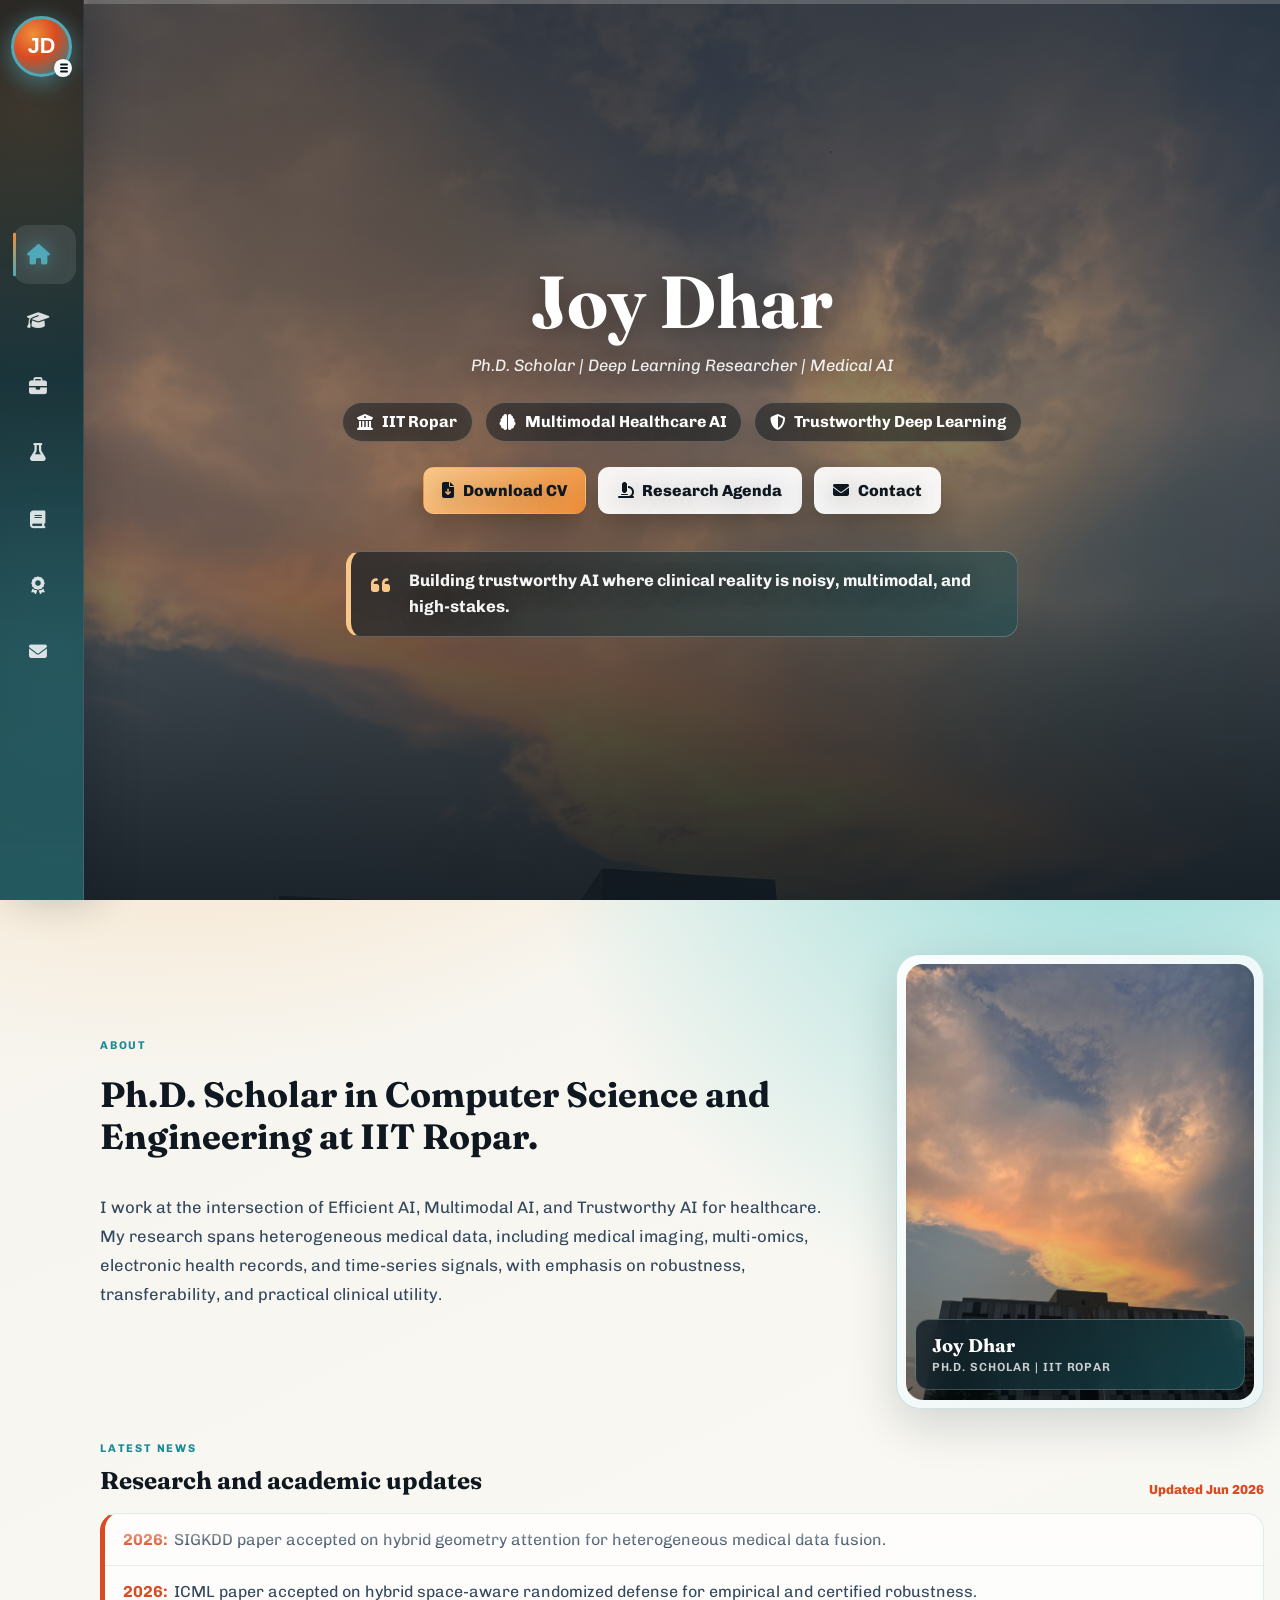
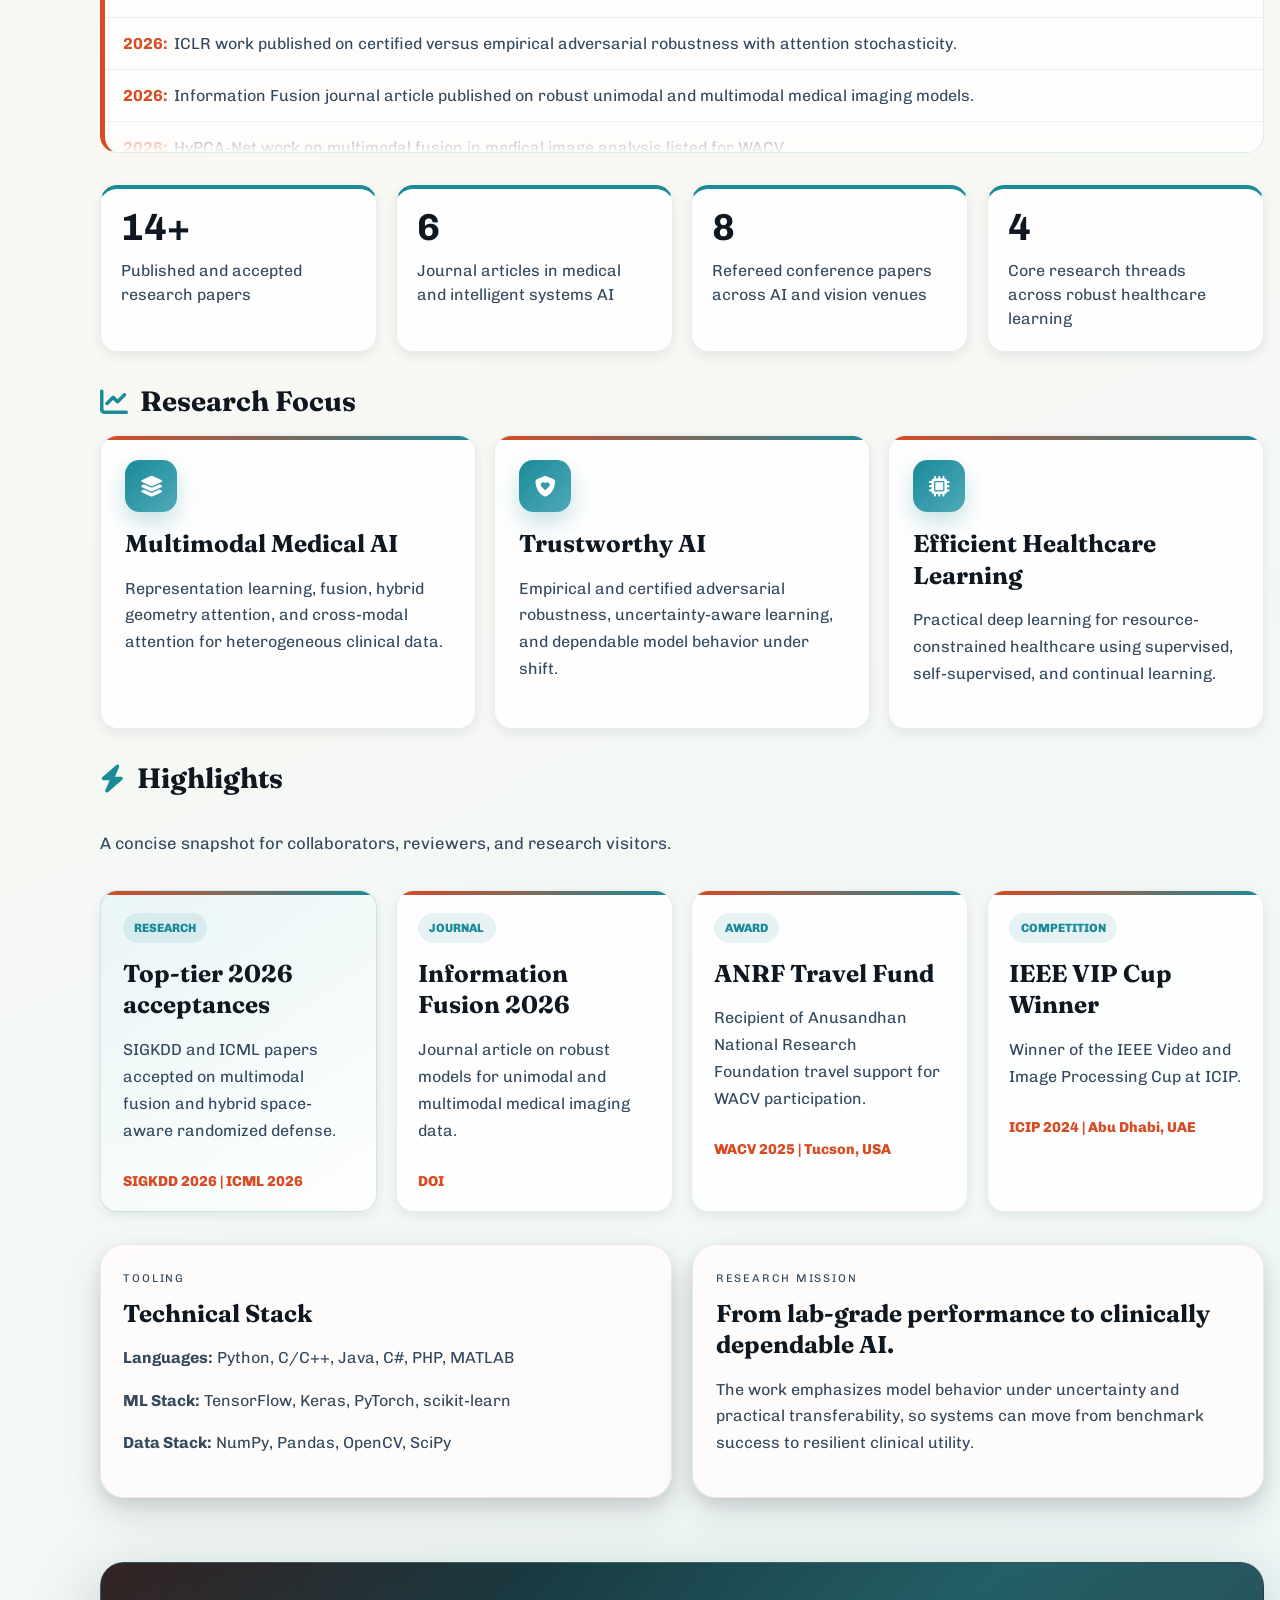
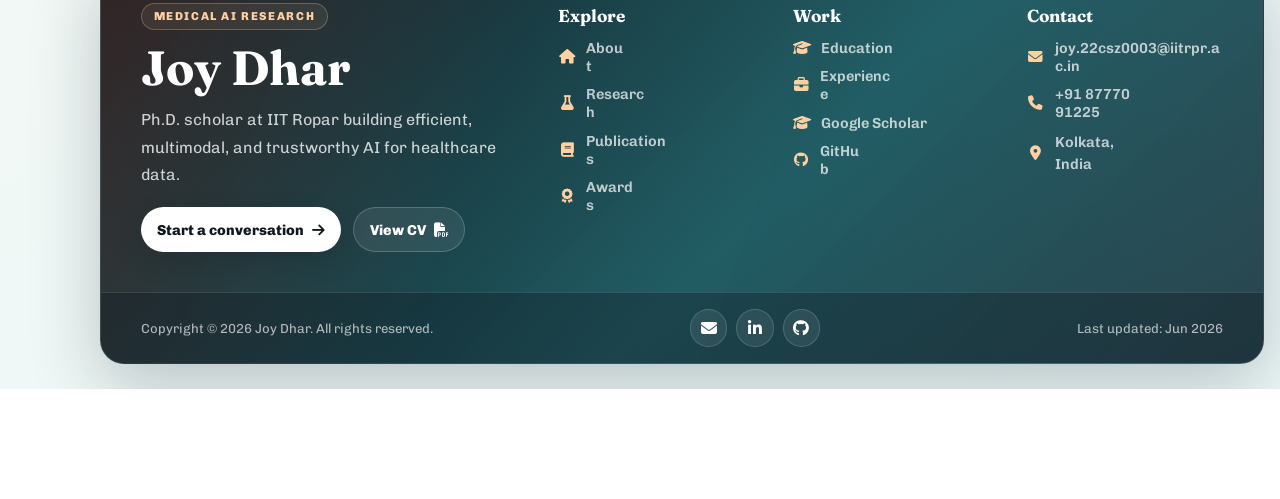
<file: index.html>
<!DOCTYPE html>
<html lang="en">
<head>
  <meta charset="UTF-8">
  <meta name="viewport" content="width=device-width, initial-scale=1.0">
  <meta name="description" content="Joy Dhar | Deep Learning Researcher and Ph.D. Scholar at IIT Ropar">
  <title>Joy Dhar | About</title>
  <link rel="preconnect" href="https://fonts.googleapis.com">
  <link rel="preconnect" href="https://fonts.gstatic.com" crossorigin>
  <link href="https://fonts.googleapis.com/css2?family=Chivo:wght@400;600;800&family=Fraunces:opsz,wght@9..144,500;9..144,700&display=swap" rel="stylesheet">
  <link rel="stylesheet" href="https://cdnjs.cloudflare.com/ajax/libs/font-awesome/6.5.1/css/all.min.css">
  <link rel="stylesheet" href="styles.css">
</head>
<body class="page-about">
  <div class="atmosphere"></div>
  <div class="grain-layer"></div>

  <aside class="side-nav expanded" id="sideNav">
    <button class="side-nav-toggle" id="sideNavToggle" type="button" aria-label="Collapse side navigation" aria-expanded="true">
      <span class="side-brand-mark" aria-hidden="true"><span class="side-brand-initials">JD</span></span>
      <span class="side-brand-copy">
        <span class="side-brand-name">Joy Dhar</span>
        <span class="side-brand-role">Medical AI Research</span>
      </span>
      <span class="side-toggle-glyph" aria-hidden="true"></span>
    </button>

    <nav class="side-nav-links" aria-label="Portfolio sections">
      <a class="side-link active" href="index.html" data-tooltip="About"><span class="side-icon" aria-hidden="true"><i class="fa-solid fa-house"></i></span><span class="side-text">About</span></a>
      <a class="side-link" href="education.html" data-tooltip="Education"><span class="side-icon" aria-hidden="true"><i class="fa-solid fa-graduation-cap"></i></span><span class="side-text">Education</span></a>
      <a class="side-link" href="experience.html" data-tooltip="Experience"><span class="side-icon" aria-hidden="true"><i class="fa-solid fa-briefcase"></i></span><span class="side-text">Experience</span></a>
      <a class="side-link" href="research.html" data-tooltip="Research"><span class="side-icon" aria-hidden="true"><i class="fa-solid fa-flask"></i></span><span class="side-text">Research</span></a>
      <a class="side-link" href="publications.html" data-tooltip="Publications"><span class="side-icon" aria-hidden="true"><i class="fa-solid fa-book"></i></span><span class="side-text">Publications</span></a>
      <a class="side-link" href="awards.html" data-tooltip="Awards"><span class="side-icon" aria-hidden="true"><i class="fa-solid fa-award"></i></span><span class="side-text">Awards</span></a>
      <a class="side-link" href="connect.html" data-tooltip="Connect"><span class="side-icon" aria-hidden="true"><i class="fa-solid fa-envelope"></i></span><span class="side-text">Connect</span></a>
    </nav>

    <div class="side-nav-actions">
      <a href="Joy_Dhar_CV.pdf" target="_blank" rel="noopener noreferrer">Download CV</a>
    </div>
  </aside>

  <main class="page-shell home-shell">
    <section class="opening-stage" id="opening-stage" aria-label="Welcome section">
      <div class="opening-surface">
        <h1>Joy Dhar</h1>
        <p class="hero-subtitle">Ph.D. Scholar | Deep Learning Researcher | Medical AI</p>
        <div class="hero-badges" aria-label="Research profile highlights">
          <span><i class="fa-solid fa-building-columns" aria-hidden="true"></i> IIT Ropar</span>
          <span><i class="fa-solid fa-brain" aria-hidden="true"></i> Multimodal Healthcare AI</span>
          <span><i class="fa-solid fa-shield-halved" aria-hidden="true"></i> Trustworthy Deep Learning</span>
        </div>
        <div class="hero-actions">
          <a class="button-link primary" href="Joy_Dhar_CV.pdf" target="_blank" rel="noopener noreferrer">
            <i class="fa-solid fa-file-arrow-down" aria-hidden="true"></i> Download CV
          </a>
          <a class="button-link" href="research.html">
            <i class="fa-solid fa-microscope" aria-hidden="true"></i> Research Agenda
          </a>
          <a class="button-link" href="connect.html">
            <i class="fa-solid fa-envelope" aria-hidden="true"></i> Contact
          </a>
        </div>
        <p class="hero-statement">
          Building trustworthy AI where clinical reality is noisy, multimodal, and high-stakes.
        </p>
      </div>
    </section>

    <section id="home-content" class="home-content">
      <section class="home-about-panel">
        <div class="about-profile-grid">
          <div class="about-copy">
            <p class="section-label">About</p>
            <h2>Ph.D. Scholar in Computer Science and Engineering at IIT Ropar.</h2>
            <p>
              I work at the intersection of Efficient AI, Multimodal AI, and Trustworthy AI for healthcare.
              My research spans heterogeneous medical data, including medical imaging, multi-omics, electronic
              health records, and time-series signals, with emphasis on robustness, transferability, and practical
              clinical utility.
            </p>
          </div>

          <figure class="about-profile-card">
            <img class="about-profile-image" src="images/profile.jpeg" alt="Joy Dhar profile image" loading="lazy">
            <figcaption>
              <span>Joy Dhar</span>
              <strong>Ph.D. Scholar | IIT Ropar</strong>
            </figcaption>
          </figure>
        </div>
      </section>

      <section class="latest-news-panel reveal" aria-label="Latest news">
        <div class="latest-news-header">
          <div>
            <p class="section-label">Latest News</p>
            <h3>Research and academic updates</h3>
          </div>
          <span>Updated Jun 2026</span>
        </div>
        <div class="latest-news-box">
          <div class="news-track">
            <p><strong>2026:</strong> SIGKDD paper accepted on hybrid geometry attention for heterogeneous medical data fusion.</p>
            <p><strong>2026:</strong> ICML paper accepted on hybrid space-aware randomized defense for empirical and certified robustness.</p>
            <p><strong>2026:</strong> ICLR work published on certified versus empirical adversarial robustness with attention stochasticity.</p>
            <p><strong>2026:</strong> Information Fusion journal article published on robust unimodal and multimodal medical imaging models.</p>
            <p><strong>2026:</strong> HyPCA-Net work on multimodal fusion in medical image analysis listed for WACV.</p>
            <p><strong>2026:</strong> Multiple ECCV and NeurIPS manuscripts under review on multimodal fusion, segmentation, and robust generation.</p>
            <p><strong>2025:</strong> ANRF Travel Fund support recognized for WACV participation.</p>
            <p><strong>2024:</strong> IEEE VIP Cup award received at ICIP for competitive vision and image processing work.</p>
            <p><strong>2026:</strong> SIGKDD paper accepted on hybrid geometry attention for heterogeneous medical data fusion.</p>
            <p><strong>2026:</strong> ICML paper accepted on hybrid space-aware randomized defense for empirical and certified robustness.</p>
            <p><strong>2026:</strong> ICLR work published on certified versus empirical adversarial robustness with attention stochasticity.</p>
            <p><strong>2026:</strong> Information Fusion journal article published on robust unimodal and multimodal medical imaging models.</p>
            <p><strong>2026:</strong> HyPCA-Net work on multimodal fusion in medical image analysis listed for WACV.</p>
            <p><strong>2026:</strong> Multiple ECCV and NeurIPS manuscripts under review on multimodal fusion, segmentation, and robust generation.</p>
            <p><strong>2025:</strong> ANRF Travel Fund support recognized for WACV participation.</p>
            <p><strong>2024:</strong> IEEE VIP Cup award received at ICIP for competitive vision and image processing work.</p>
          </div>
        </div>
      </section>

      <section class="metrics-grid reveal" aria-label="Academic snapshot">
        <article class="metric-card">
          <strong>14+</strong>
          <span>Published and accepted research papers</span>
        </article>
        <article class="metric-card">
          <strong>6</strong>
          <span>Journal articles in medical and intelligent systems AI</span>
        </article>
        <article class="metric-card">
          <strong>8</strong>
          <span>Refereed conference papers across AI and vision venues</span>
        </article>
        <article class="metric-card">
          <strong>4</strong>
          <span>Core research threads across robust healthcare learning</span>
        </article>
      </section>

      <section class="home-section reveal">
        <h2 class="section-heading">
          <i class="fa-solid fa-chart-line" aria-hidden="true"></i>
          Research Focus
        </h2>
        <div class="research-focus-grid">
          <article class="focus-card">
            <i class="fa-solid fa-layer-group focus-icon" aria-hidden="true"></i>
            <h3>Multimodal Medical AI</h3>
            <p>Representation learning, fusion, hybrid geometry attention, and cross-modal attention for heterogeneous clinical data.</p>
          </article>
          <article class="focus-card">
            <i class="fa-solid fa-shield-heart focus-icon" aria-hidden="true"></i>
            <h3>Trustworthy AI</h3>
            <p>Empirical and certified adversarial robustness, uncertainty-aware learning, and dependable model behavior under shift.</p>
          </article>
          <article class="focus-card">
            <i class="fa-solid fa-microchip focus-icon" aria-hidden="true"></i>
            <h3>Efficient Healthcare Learning</h3>
            <p>Practical deep learning for resource-constrained healthcare using supervised, self-supervised, and continual learning.</p>
          </article>
        </div>
      </section>

      <section class="home-highlights reveal">
        <h2 class="section-heading">
          <i class="fa-solid fa-bolt" aria-hidden="true"></i>
          Highlights
        </h2>
        <p>A concise snapshot for collaborators, reviewers, and research visitors.</p>
        <div class="highlights-grid">
          <article class="highlight-card featured">
            <span class="highlight-badge">Research</span>
            <h3>Top-tier 2026 acceptances</h3>
            <p>SIGKDD and ICML papers accepted on multimodal fusion and hybrid space-aware randomized defense.</p>
            <div class="highlight-meta">SIGKDD 2026 | ICML 2026</div>
          </article>
          <article class="highlight-card">
            <span class="highlight-badge">Journal</span>
            <h3>Information Fusion 2026</h3>
            <p>Journal article on robust models for unimodal and multimodal medical imaging data.</p>
            <a class="highlight-link" href="https://doi.org/10.1016/j.inffus.2025.103822" target="_blank" rel="noopener noreferrer">DOI</a>
          </article>
          <article class="highlight-card">
            <span class="highlight-badge">Award</span>
            <h3>ANRF Travel Fund</h3>
            <p>Recipient of Anusandhan National Research Foundation travel support for WACV participation.</p>
            <div class="highlight-meta">WACV 2025 | Tucson, USA</div>
          </article>
          <article class="highlight-card">
            <span class="highlight-badge">Competition</span>
            <h3>IEEE VIP Cup Winner</h3>
            <p>Winner of the IEEE Video and Image Processing Cup at ICIP.</p>
            <div class="highlight-meta">ICIP 2024 | Abu Dhabi, UAE</div>
          </article>
        </div>
      </section>

      <section class="grid-two reveal">
        <article class="card">
          <p class="section-label">Tooling</p>
          <h3>Technical Stack</h3>
          <p><strong>Languages:</strong> Python, C/C++, Java, C#, PHP, MATLAB</p>
          <p><strong>ML Stack:</strong> TensorFlow, Keras, PyTorch, scikit-learn</p>
          <p><strong>Data Stack:</strong> NumPy, Pandas, OpenCV, SciPy</p>
        </article>

        <article class="card">
          <p class="section-label">Research Mission</p>
          <h3>From lab-grade performance to clinically dependable AI.</h3>
          <p>
            The work emphasizes model behavior under uncertainty and practical transferability,
            so systems can move from benchmark success to resilient clinical utility.
          </p>
        </article>
      </section>
    </section>
  </main>

  <footer class="site-footer" aria-label="Site footer">
    <div class="footer-grid">
      <section class="footer-brand" aria-labelledby="footer-brand-title">
        <p class="footer-kicker">Medical AI Research</p>
        <h2 id="footer-brand-title">Joy Dhar</h2>
        <p>Ph.D. scholar at IIT Ropar building efficient, multimodal, and trustworthy AI for healthcare data.</p>
        <div class="footer-actions">
          <a class="footer-cta" href="mailto:joy.22csz0003@iitrpr.ac.in">
            Start a conversation <i class="fa-solid fa-arrow-right" aria-hidden="true"></i>
          </a>
          <a class="footer-cta secondary" href="Joy_Dhar_CV.pdf" target="_blank" rel="noopener noreferrer">
            View CV <i class="fa-solid fa-file-pdf" aria-hidden="true"></i>
          </a>
        </div>
      </section>

      <nav class="footer-block" aria-label="Footer navigation">
        <p class="footer-title">Explore</p>
        <a href="index.html"><i class="fa-solid fa-house" aria-hidden="true"></i>About</a>
        <a href="research.html"><i class="fa-solid fa-flask" aria-hidden="true"></i>Research</a>
        <a href="publications.html"><i class="fa-solid fa-book" aria-hidden="true"></i>Publications</a>
        <a href="awards.html"><i class="fa-solid fa-award" aria-hidden="true"></i>Awards</a>
      </nav>

      <nav class="footer-block" aria-label="Research links">
        <p class="footer-title">Work</p>
        <a href="education.html"><i class="fa-solid fa-graduation-cap" aria-hidden="true"></i>Education</a>
        <a href="experience.html"><i class="fa-solid fa-briefcase" aria-hidden="true"></i>Experience</a>
        <a href="https://scholar.google.com/citations?user=Rc6ezD0AAAAJ&hl=en" target="_blank" rel="noopener noreferrer"><i class="fa-solid fa-graduation-cap" aria-hidden="true"></i>Google Scholar</a>
        <a href="https://github.com/misti1203" target="_blank" rel="noopener noreferrer"><i class="fa-brands fa-github" aria-hidden="true"></i>GitHub</a>
      </nav>

      <section class="footer-block footer-contact">
        <p class="footer-title">Contact</p>
        <a href="mailto:joy.22csz0003@iitrpr.ac.in"><i class="fa-solid fa-envelope" aria-hidden="true"></i>joy.22csz0003@iitrpr.ac.in</a>
        <a href="tel:+918777091225"><i class="fa-solid fa-phone" aria-hidden="true"></i>+91 87770 91225</a>
        <span><i class="fa-solid fa-location-dot" aria-hidden="true"></i>Kolkata, India</span>
      </section>
    </div>

    <div class="footer-meta">
      <p>Copyright &copy; <span class="current-year">2026</span> Joy Dhar. All rights reserved.</p>
      <div class="footer-social" aria-label="Social profiles">
        <a href="mailto:joy.22csz0003@iitrpr.ac.in" aria-label="Email Joy Dhar"><i class="fa-solid fa-envelope" aria-hidden="true"></i></a>
        <a href="https://linkedin.com/in/joy-dhar-42930a248" target="_blank" rel="noopener noreferrer" aria-label="LinkedIn profile"><i class="fa-brands fa-linkedin-in" aria-hidden="true"></i></a>
        <a href="https://github.com/misti1203" target="_blank" rel="noopener noreferrer" aria-label="GitHub profile"><i class="fa-brands fa-github" aria-hidden="true"></i></a>
      </div>
      <p>Last updated: Jun 2026</p>
    </div>
  </footer>

  <script src="script.js"></script>
</body>
</html>
</file>
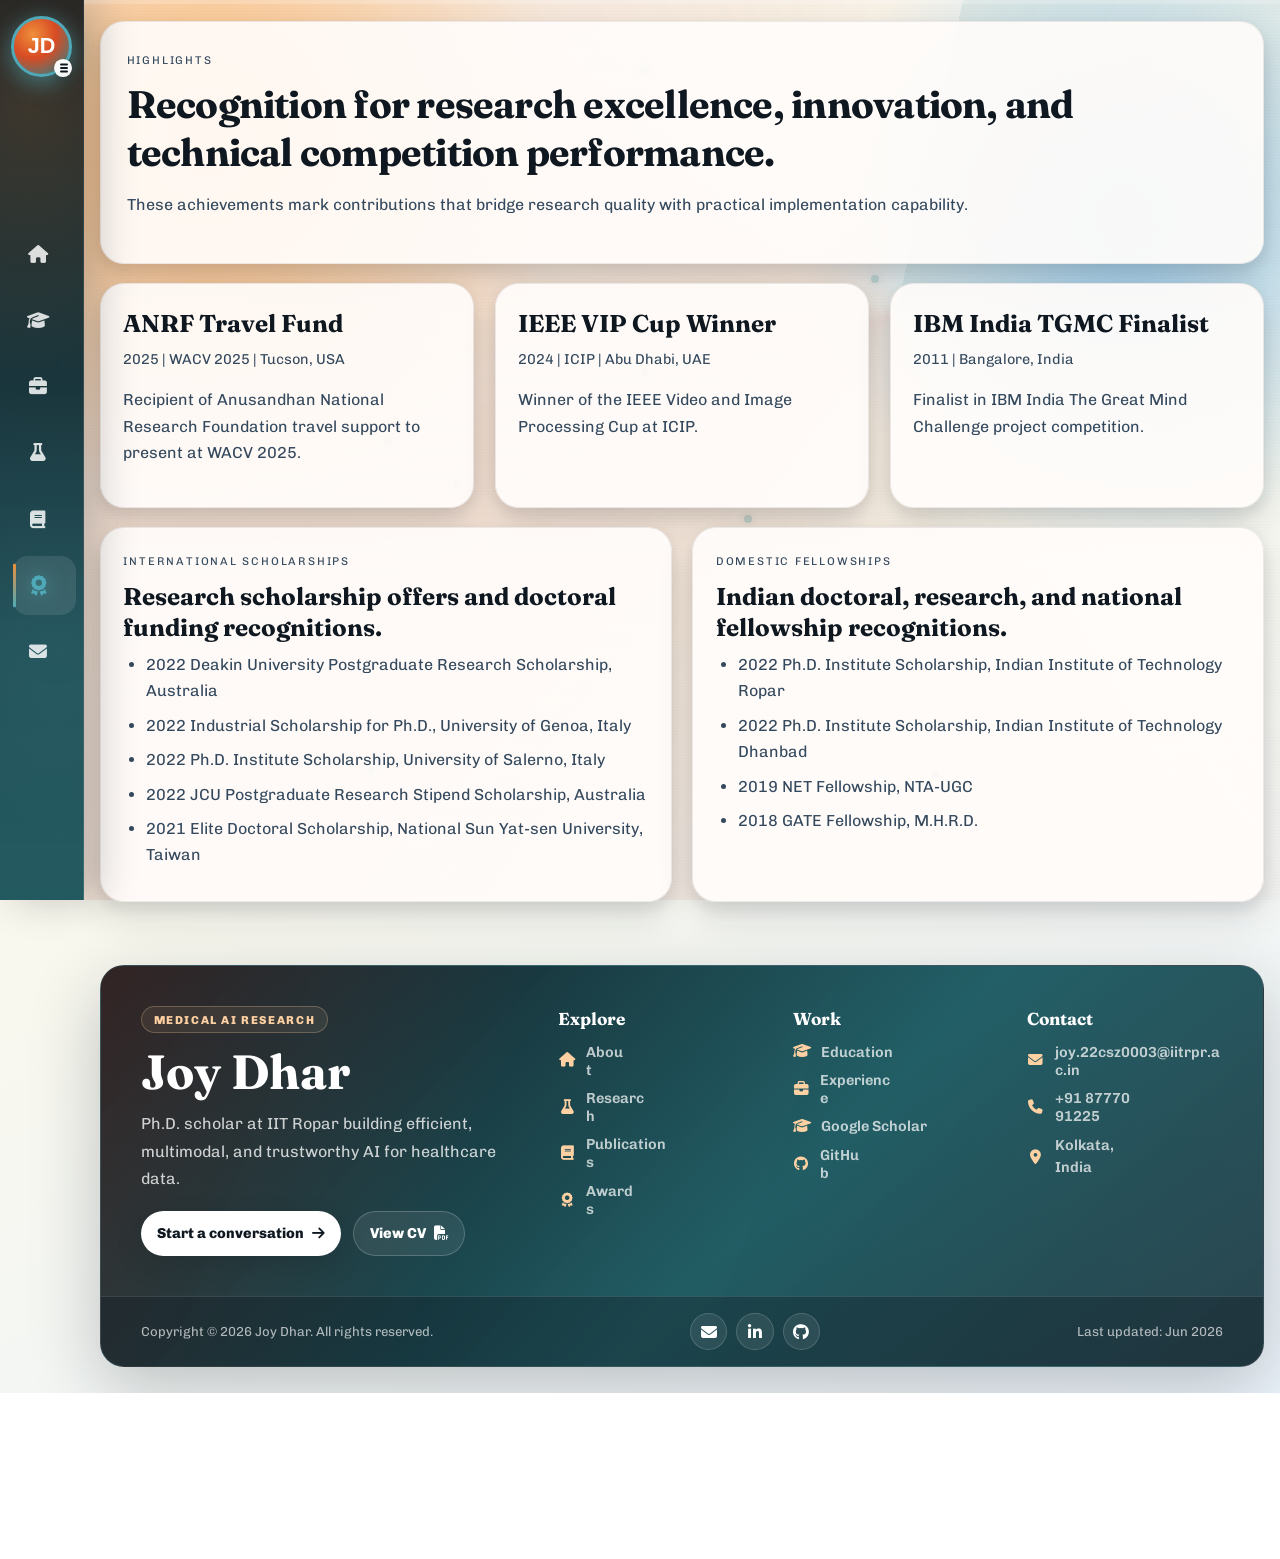
<file: awards.html>
<!DOCTYPE html>
<html lang="en">
<head>
  <meta charset="UTF-8">
  <meta name="viewport" content="width=device-width, initial-scale=1.0">
  <meta name="description" content="Joy Dhar | Awards">
  <title>Joy Dhar | Awards</title>
  <link rel="preconnect" href="https://fonts.googleapis.com">
  <link rel="preconnect" href="https://fonts.gstatic.com" crossorigin>
  <link href="https://fonts.googleapis.com/css2?family=Chivo:wght@400;600;800&family=Fraunces:opsz,wght@9..144,500;9..144,700&display=swap" rel="stylesheet">
  <link rel="stylesheet" href="https://cdnjs.cloudflare.com/ajax/libs/font-awesome/6.5.1/css/all.min.css">
  <link rel="stylesheet" href="styles.css">
</head>
<body class="page-awards">
  <div class="atmosphere"></div>
  <div class="grain-layer"></div>

  <aside class="side-nav expanded" id="sideNav">
    <button class="side-nav-toggle" id="sideNavToggle" type="button" aria-label="Collapse side navigation" aria-expanded="true">
      <span class="side-brand-mark" aria-hidden="true"><span class="side-brand-initials">JD</span></span>
      <span class="side-brand-copy">
        <span class="side-brand-name">Joy Dhar</span>
        <span class="side-brand-role">Medical AI Research</span>
      </span>
      <span class="side-toggle-glyph" aria-hidden="true"></span>
    </button>

    <nav class="side-nav-links" aria-label="Portfolio sections">
      <a class="side-link" href="index.html" data-tooltip="About"><span class="side-icon" aria-hidden="true"><i class="fa-solid fa-house"></i></span><span class="side-text">About</span></a>
      <a class="side-link" href="education.html" data-tooltip="Education"><span class="side-icon" aria-hidden="true"><i class="fa-solid fa-graduation-cap"></i></span><span class="side-text">Education</span></a>
      <a class="side-link" href="experience.html" data-tooltip="Experience"><span class="side-icon" aria-hidden="true"><i class="fa-solid fa-briefcase"></i></span><span class="side-text">Experience</span></a>
      <a class="side-link" href="research.html" data-tooltip="Research"><span class="side-icon" aria-hidden="true"><i class="fa-solid fa-flask"></i></span><span class="side-text">Research</span></a>
      <a class="side-link" href="publications.html" data-tooltip="Publications"><span class="side-icon" aria-hidden="true"><i class="fa-solid fa-book"></i></span><span class="side-text">Publications</span></a>
      <a class="side-link active" href="awards.html" data-tooltip="Awards"><span class="side-icon" aria-hidden="true"><i class="fa-solid fa-award"></i></span><span class="side-text">Awards</span></a>
      <a class="side-link" href="connect.html" data-tooltip="Connect"><span class="side-icon" aria-hidden="true"><i class="fa-solid fa-envelope"></i></span><span class="side-text">Connect</span></a>
    </nav>

    <div class="side-nav-actions">
      <a href="Joy_Dhar_CV.pdf" target="_blank" rel="noopener noreferrer">Download CV</a>
    </div>
  </aside>

  <main class="page-shell">
    <section class="hero card reveal">
      <p class="section-label">Highlights</p>
      <h2>Recognition for research excellence, innovation, and technical competition performance.</h2>
      <p>These achievements mark contributions that bridge research quality with practical implementation capability.</p>
    </section>

    <section class="grid-three reveal">
      <article class="card">
        <h3>ANRF Travel Fund</h3>
        <p class="meta">2025 | WACV 2025 | Tucson, USA</p>
        <p>Recipient of Anusandhan National Research Foundation travel support to present at WACV 2025.</p>
      </article>
      <article class="card">
        <h3>IEEE VIP Cup Winner</h3>
        <p class="meta">2024 | ICIP | Abu Dhabi, UAE</p>
        <p>Winner of the IEEE Video and Image Processing Cup at ICIP.</p>
      </article>
      <article class="card">
        <h3>IBM India TGMC Finalist</h3>
        <p class="meta">2011 | Bangalore, India</p>
        <p>Finalist in IBM India The Great Mind Challenge project competition.</p>
      </article>
    </section>

    <section class="grid-two reveal">
      <article class="card">
        <p class="section-label">International Scholarships</p>
        <h3>Research scholarship offers and doctoral funding recognitions.</h3>
        <ul>
          <li>2022 Deakin University Postgraduate Research Scholarship, Australia</li>
          <li>2022 Industrial Scholarship for Ph.D., University of Genoa, Italy</li>
          <li>2022 Ph.D. Institute Scholarship, University of Salerno, Italy</li>
          <li>2022 JCU Postgraduate Research Stipend Scholarship, Australia</li>
          <li>2021 Elite Doctoral Scholarship, National Sun Yat-sen University, Taiwan</li>
        </ul>
      </article>

      <article class="card">
        <p class="section-label">Domestic Fellowships</p>
        <h3>Indian doctoral, research, and national fellowship recognitions.</h3>
        <ul>
          <li>2022 Ph.D. Institute Scholarship, Indian Institute of Technology Ropar</li>
          <li>2022 Ph.D. Institute Scholarship, Indian Institute of Technology Dhanbad</li>
          <li>2019 NET Fellowship, NTA-UGC</li>
          <li>2018 GATE Fellowship, M.H.R.D.</li>
        </ul>
      </article>
    </section>
  </main>

  <footer class="site-footer" aria-label="Site footer">
    <div class="footer-grid">
      <section class="footer-brand" aria-labelledby="footer-brand-title">
        <p class="footer-kicker">Medical AI Research</p>
        <h2 id="footer-brand-title">Joy Dhar</h2>
        <p>Ph.D. scholar at IIT Ropar building efficient, multimodal, and trustworthy AI for healthcare data.</p>
        <div class="footer-actions">
          <a class="footer-cta" href="mailto:joy.22csz0003@iitrpr.ac.in">
            Start a conversation <i class="fa-solid fa-arrow-right" aria-hidden="true"></i>
          </a>
          <a class="footer-cta secondary" href="Joy_Dhar_CV.pdf" target="_blank" rel="noopener noreferrer">
            View CV <i class="fa-solid fa-file-pdf" aria-hidden="true"></i>
          </a>
        </div>
      </section>

      <nav class="footer-block" aria-label="Footer navigation">
        <p class="footer-title">Explore</p>
        <a href="index.html"><i class="fa-solid fa-house" aria-hidden="true"></i>About</a>
        <a href="research.html"><i class="fa-solid fa-flask" aria-hidden="true"></i>Research</a>
        <a href="publications.html"><i class="fa-solid fa-book" aria-hidden="true"></i>Publications</a>
        <a href="awards.html"><i class="fa-solid fa-award" aria-hidden="true"></i>Awards</a>
      </nav>

      <nav class="footer-block" aria-label="Research links">
        <p class="footer-title">Work</p>
        <a href="education.html"><i class="fa-solid fa-graduation-cap" aria-hidden="true"></i>Education</a>
        <a href="experience.html"><i class="fa-solid fa-briefcase" aria-hidden="true"></i>Experience</a>
        <a href="https://scholar.google.com/citations?user=Rc6ezD0AAAAJ&hl=en" target="_blank" rel="noopener noreferrer"><i class="fa-solid fa-graduation-cap" aria-hidden="true"></i>Google Scholar</a>
        <a href="https://github.com/misti1203" target="_blank" rel="noopener noreferrer"><i class="fa-brands fa-github" aria-hidden="true"></i>GitHub</a>
      </nav>

      <section class="footer-block footer-contact">
        <p class="footer-title">Contact</p>
        <a href="mailto:joy.22csz0003@iitrpr.ac.in"><i class="fa-solid fa-envelope" aria-hidden="true"></i>joy.22csz0003@iitrpr.ac.in</a>
        <a href="tel:+918777091225"><i class="fa-solid fa-phone" aria-hidden="true"></i>+91 87770 91225</a>
        <span><i class="fa-solid fa-location-dot" aria-hidden="true"></i>Kolkata, India</span>
      </section>
    </div>

    <div class="footer-meta">
      <p>Copyright &copy; <span class="current-year">2026</span> Joy Dhar. All rights reserved.</p>
      <div class="footer-social" aria-label="Social profiles">
        <a href="mailto:joy.22csz0003@iitrpr.ac.in" aria-label="Email Joy Dhar"><i class="fa-solid fa-envelope" aria-hidden="true"></i></a>
        <a href="https://linkedin.com/in/joy-dhar-42930a248" target="_blank" rel="noopener noreferrer" aria-label="LinkedIn profile"><i class="fa-brands fa-linkedin-in" aria-hidden="true"></i></a>
        <a href="https://github.com/misti1203" target="_blank" rel="noopener noreferrer" aria-label="GitHub profile"><i class="fa-brands fa-github" aria-hidden="true"></i></a>
      </div>
      <p>Last updated: Jun 2026</p>
    </div>
  </footer>

  <script src="script.js"></script>
</body>
</html>
</file>
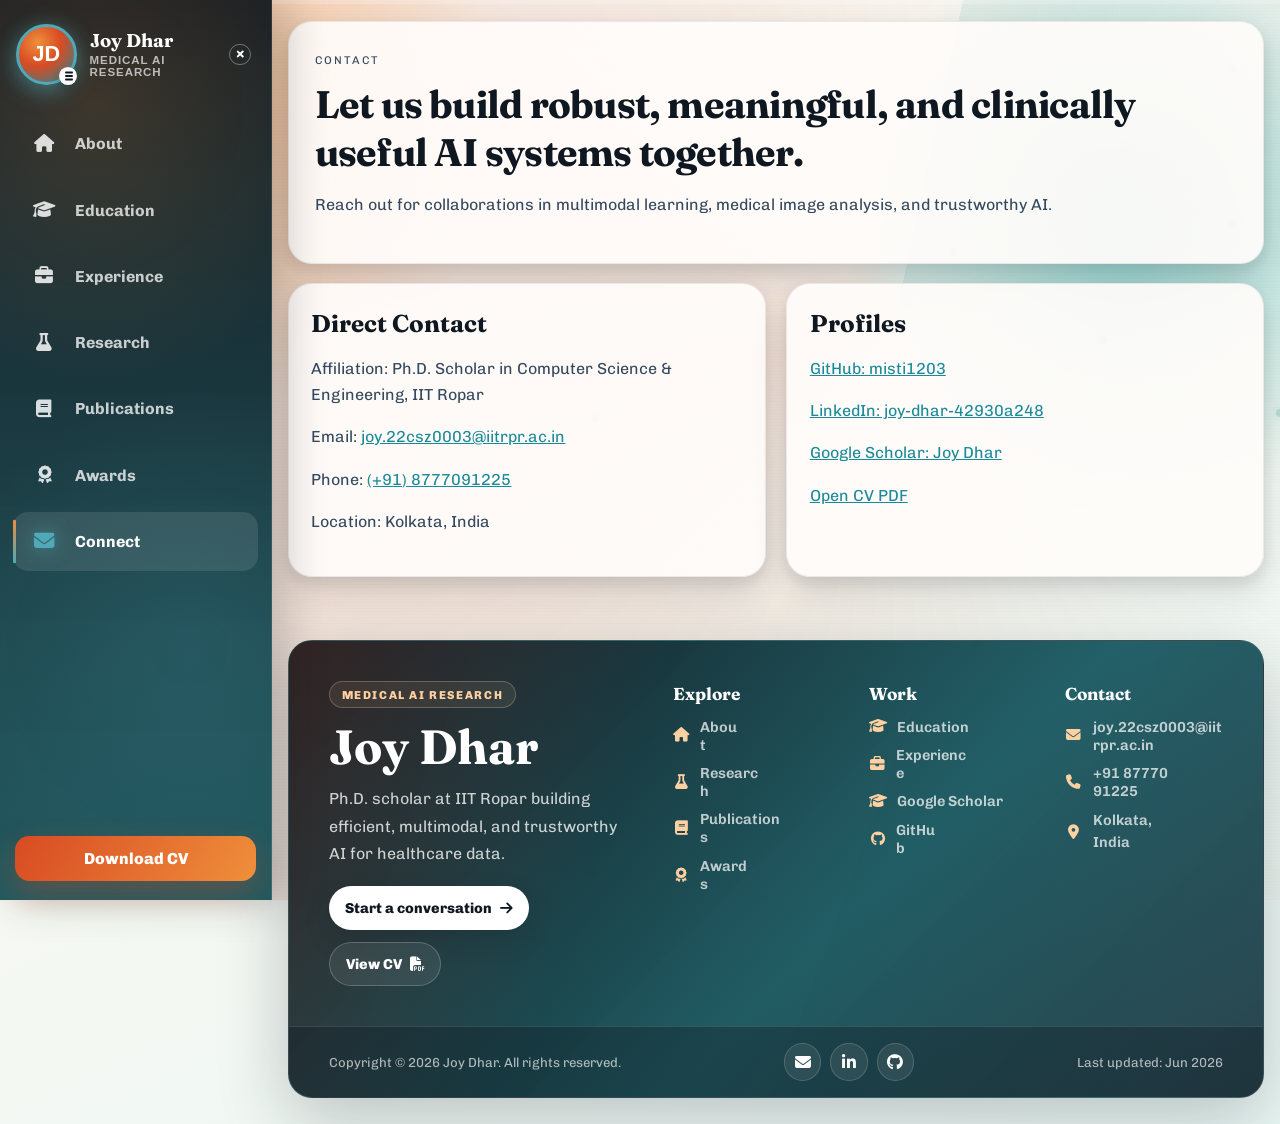
<file: connect.html>
<!DOCTYPE html>
<html lang="en">
<head>
  <meta charset="UTF-8">
  <meta name="viewport" content="width=device-width, initial-scale=1.0">
  <meta name="description" content="Joy Dhar | Connect">
  <title>Joy Dhar | Connect</title>
  <link rel="preconnect" href="https://fonts.googleapis.com">
  <link rel="preconnect" href="https://fonts.gstatic.com" crossorigin>
  <link href="https://fonts.googleapis.com/css2?family=Chivo:wght@400;600;800&family=Fraunces:opsz,wght@9..144,500;9..144,700&display=swap" rel="stylesheet">
  <link rel="stylesheet" href="https://cdnjs.cloudflare.com/ajax/libs/font-awesome/6.5.1/css/all.min.css">
  <link rel="stylesheet" href="styles.css">
</head>
<body class="page-connect">
  <div class="atmosphere"></div>
  <div class="grain-layer"></div>

  <aside class="side-nav expanded" id="sideNav">
    <button class="side-nav-toggle" id="sideNavToggle" type="button" aria-label="Collapse side navigation" aria-expanded="true">
      <span class="side-brand-mark" aria-hidden="true"><span class="side-brand-initials">JD</span></span>
      <span class="side-brand-copy">
        <span class="side-brand-name">Joy Dhar</span>
        <span class="side-brand-role">Medical AI Research</span>
      </span>
      <span class="side-toggle-glyph" aria-hidden="true"></span>
    </button>

    <nav class="side-nav-links" aria-label="Portfolio sections">
      <a class="side-link" href="index.html" data-tooltip="About"><span class="side-icon" aria-hidden="true"><i class="fa-solid fa-house"></i></span><span class="side-text">About</span></a>
      <a class="side-link" href="education.html" data-tooltip="Education"><span class="side-icon" aria-hidden="true"><i class="fa-solid fa-graduation-cap"></i></span><span class="side-text">Education</span></a>
      <a class="side-link" href="experience.html" data-tooltip="Experience"><span class="side-icon" aria-hidden="true"><i class="fa-solid fa-briefcase"></i></span><span class="side-text">Experience</span></a>
      <a class="side-link" href="research.html" data-tooltip="Research"><span class="side-icon" aria-hidden="true"><i class="fa-solid fa-flask"></i></span><span class="side-text">Research</span></a>
      <a class="side-link" href="publications.html" data-tooltip="Publications"><span class="side-icon" aria-hidden="true"><i class="fa-solid fa-book"></i></span><span class="side-text">Publications</span></a>
      <a class="side-link" href="awards.html" data-tooltip="Awards"><span class="side-icon" aria-hidden="true"><i class="fa-solid fa-award"></i></span><span class="side-text">Awards</span></a>
      <a class="side-link active" href="connect.html" data-tooltip="Connect"><span class="side-icon" aria-hidden="true"><i class="fa-solid fa-envelope"></i></span><span class="side-text">Connect</span></a>
    </nav>

    <div class="side-nav-actions">
      <a href="Joy_Dhar_CV.pdf" target="_blank" rel="noopener noreferrer">Download CV</a>
    </div>
  </aside>

  <main class="page-shell">
    <section class="hero card reveal">
      <p class="section-label">Contact</p>
      <h2>Let us build robust, meaningful, and clinically useful AI systems together.</h2>
      <p>Reach out for collaborations in multimodal learning, medical image analysis, and trustworthy AI.</p>
    </section>

    <section class="grid-two reveal">
      <article class="card">
        <h3>Direct Contact</h3>
        <p>Affiliation: Ph.D. Scholar in Computer Science & Engineering, IIT Ropar</p>
        <p>Email: <a href="mailto:joy.22csz0003@iitrpr.ac.in">joy.22csz0003@iitrpr.ac.in</a></p>
        <p>Phone: <a href="tel:+918777091225">(+91) 8777091225</a></p>
        <p>Location: Kolkata, India</p>
      </article>

      <article class="card">
        <h3>Profiles</h3>
        <p><a href="https://github.com/misti1203" target="_blank" rel="noopener noreferrer">GitHub: misti1203</a></p>
        <p><a href="https://linkedin.com/in/joy-dhar-42930a248" target="_blank" rel="noopener noreferrer">LinkedIn: joy-dhar-42930a248</a></p>
        <p><a href="https://scholar.google.com/citations?user=Rc6ezD0AAAAJ&hl=en" target="_blank" rel="noopener noreferrer">Google Scholar: Joy Dhar</a></p>
        <p><a href="Joy_Dhar_CV.pdf" target="_blank" rel="noopener noreferrer">Open CV PDF</a></p>
      </article>
    </section>
  </main>

  <footer class="site-footer" aria-label="Site footer">
    <div class="footer-grid">
      <section class="footer-brand" aria-labelledby="footer-brand-title">
        <p class="footer-kicker">Medical AI Research</p>
        <h2 id="footer-brand-title">Joy Dhar</h2>
        <p>Ph.D. scholar at IIT Ropar building efficient, multimodal, and trustworthy AI for healthcare data.</p>
        <div class="footer-actions">
          <a class="footer-cta" href="mailto:joy.22csz0003@iitrpr.ac.in">
            Start a conversation <i class="fa-solid fa-arrow-right" aria-hidden="true"></i>
          </a>
          <a class="footer-cta secondary" href="Joy_Dhar_CV.pdf" target="_blank" rel="noopener noreferrer">
            View CV <i class="fa-solid fa-file-pdf" aria-hidden="true"></i>
          </a>
        </div>
      </section>

      <nav class="footer-block" aria-label="Footer navigation">
        <p class="footer-title">Explore</p>
        <a href="index.html"><i class="fa-solid fa-house" aria-hidden="true"></i>About</a>
        <a href="research.html"><i class="fa-solid fa-flask" aria-hidden="true"></i>Research</a>
        <a href="publications.html"><i class="fa-solid fa-book" aria-hidden="true"></i>Publications</a>
        <a href="awards.html"><i class="fa-solid fa-award" aria-hidden="true"></i>Awards</a>
      </nav>

      <nav class="footer-block" aria-label="Research links">
        <p class="footer-title">Work</p>
        <a href="education.html"><i class="fa-solid fa-graduation-cap" aria-hidden="true"></i>Education</a>
        <a href="experience.html"><i class="fa-solid fa-briefcase" aria-hidden="true"></i>Experience</a>
        <a href="https://scholar.google.com/citations?user=Rc6ezD0AAAAJ&hl=en" target="_blank" rel="noopener noreferrer"><i class="fa-solid fa-graduation-cap" aria-hidden="true"></i>Google Scholar</a>
        <a href="https://github.com/misti1203" target="_blank" rel="noopener noreferrer"><i class="fa-brands fa-github" aria-hidden="true"></i>GitHub</a>
      </nav>

      <section class="footer-block footer-contact">
        <p class="footer-title">Contact</p>
        <a href="mailto:joy.22csz0003@iitrpr.ac.in"><i class="fa-solid fa-envelope" aria-hidden="true"></i>joy.22csz0003@iitrpr.ac.in</a>
        <a href="tel:+918777091225"><i class="fa-solid fa-phone" aria-hidden="true"></i>+91 87770 91225</a>
        <span><i class="fa-solid fa-location-dot" aria-hidden="true"></i>Kolkata, India</span>
      </section>
    </div>

    <div class="footer-meta">
      <p>Copyright &copy; <span class="current-year">2026</span> Joy Dhar. All rights reserved.</p>
      <div class="footer-social" aria-label="Social profiles">
        <a href="mailto:joy.22csz0003@iitrpr.ac.in" aria-label="Email Joy Dhar"><i class="fa-solid fa-envelope" aria-hidden="true"></i></a>
        <a href="https://linkedin.com/in/joy-dhar-42930a248" target="_blank" rel="noopener noreferrer" aria-label="LinkedIn profile"><i class="fa-brands fa-linkedin-in" aria-hidden="true"></i></a>
        <a href="https://github.com/misti1203" target="_blank" rel="noopener noreferrer" aria-label="GitHub profile"><i class="fa-brands fa-github" aria-hidden="true"></i></a>
      </div>
      <p>Last updated: Jun 2026</p>
    </div>
  </footer>

  <script src="script.js"></script>
</body>
</html>
</file>
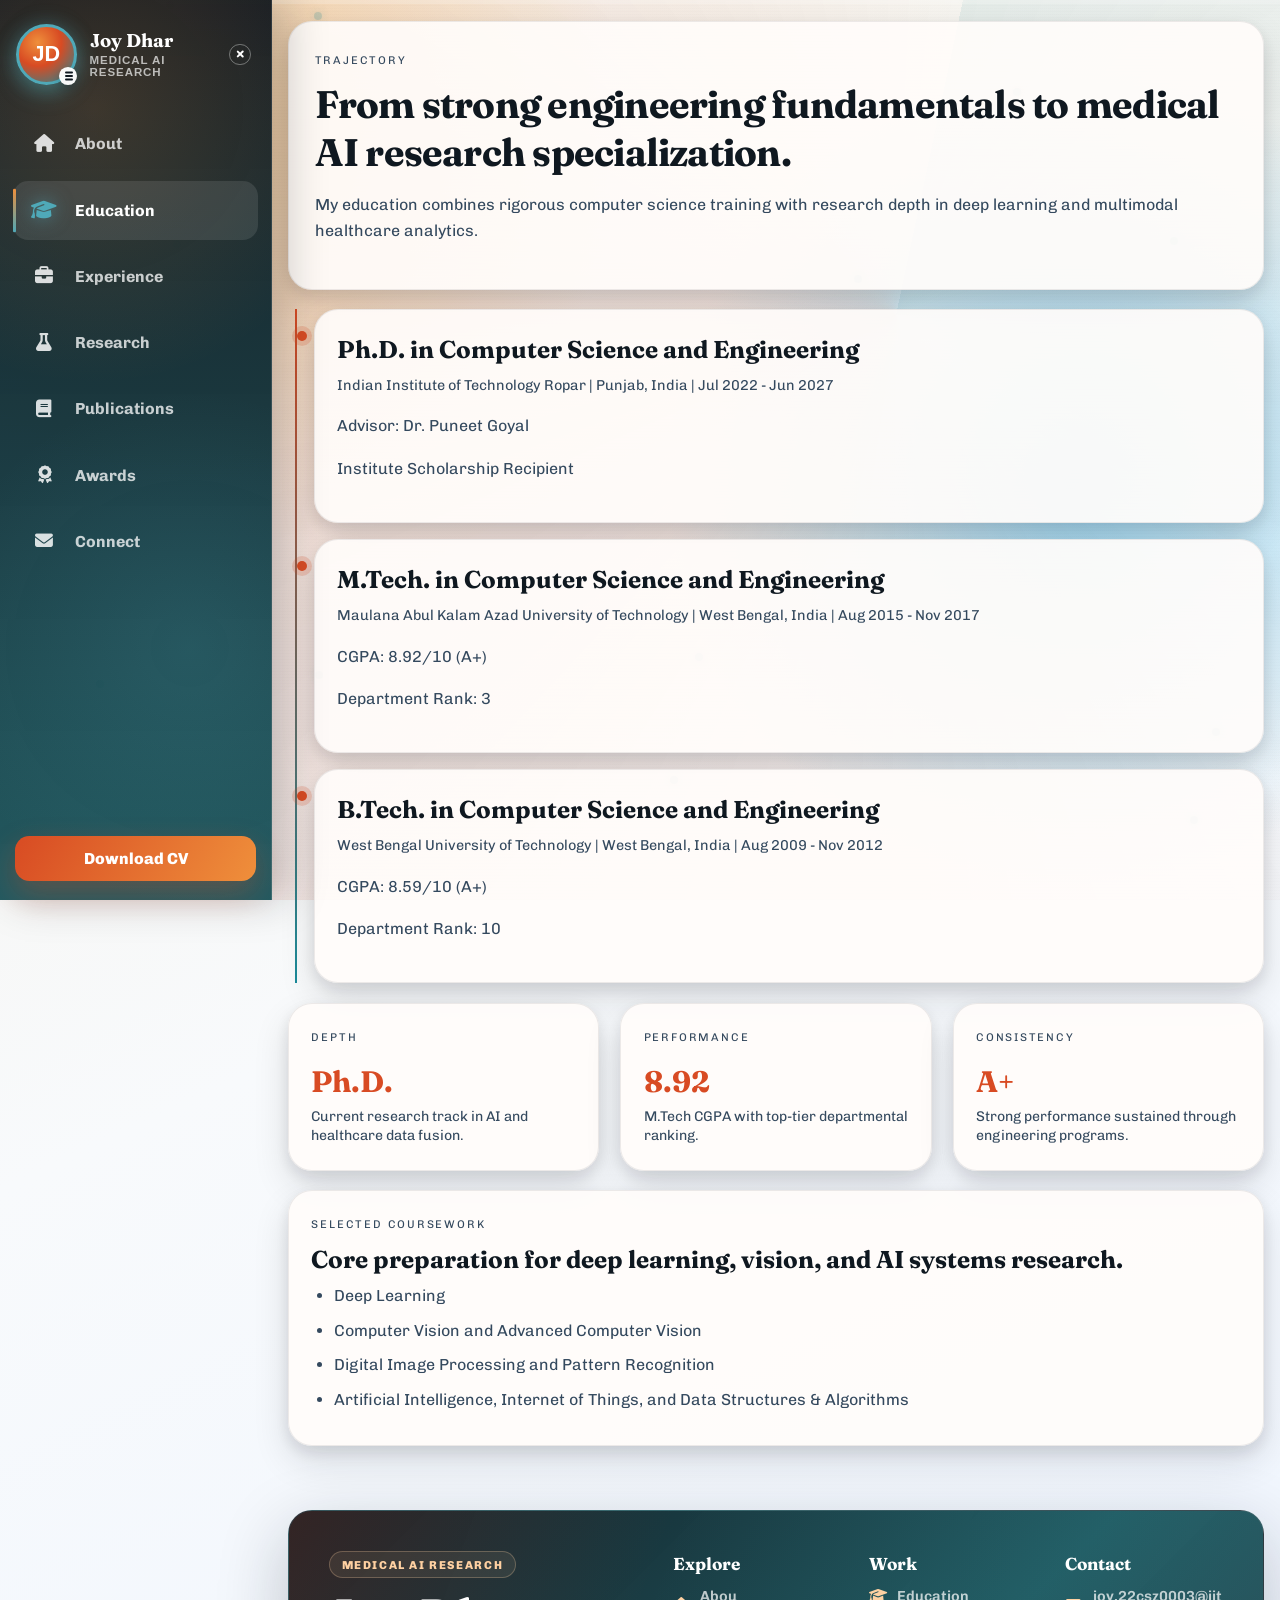
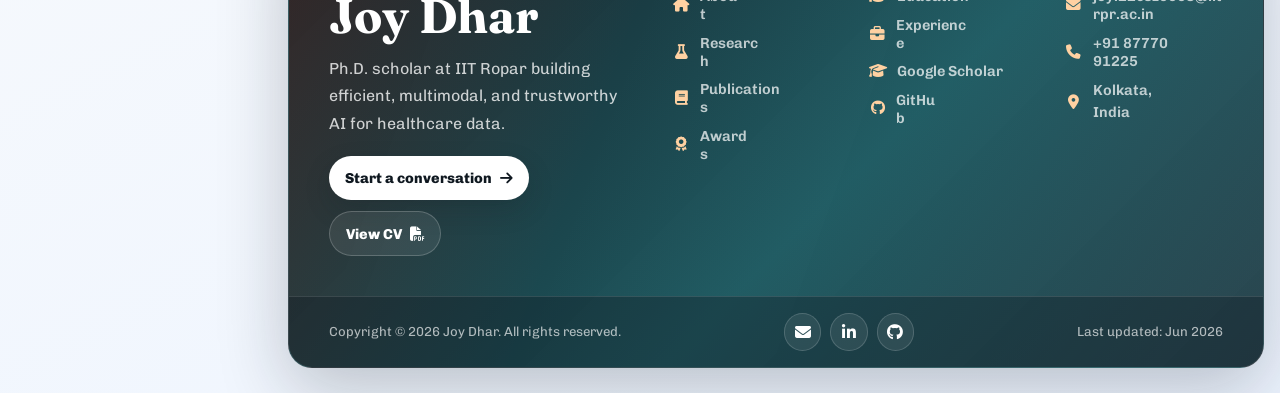
<file: education.html>
<!DOCTYPE html>
<html lang="en">
<head>
  <meta charset="UTF-8">
  <meta name="viewport" content="width=device-width, initial-scale=1.0">
  <meta name="description" content="Joy Dhar | Education">
  <title>Joy Dhar | Education</title>
  <link rel="preconnect" href="https://fonts.googleapis.com">
  <link rel="preconnect" href="https://fonts.gstatic.com" crossorigin>
  <link href="https://fonts.googleapis.com/css2?family=Chivo:wght@400;600;800&family=Fraunces:opsz,wght@9..144,500;9..144,700&display=swap" rel="stylesheet">
  <link rel="stylesheet" href="https://cdnjs.cloudflare.com/ajax/libs/font-awesome/6.5.1/css/all.min.css">
  <link rel="stylesheet" href="styles.css">
</head>
<body class="page-education">
  <div class="atmosphere"></div>
  <div class="grain-layer"></div>

  <aside class="side-nav expanded" id="sideNav">
    <button class="side-nav-toggle" id="sideNavToggle" type="button" aria-label="Collapse side navigation" aria-expanded="true">
      <span class="side-brand-mark" aria-hidden="true"><span class="side-brand-initials">JD</span></span>
      <span class="side-brand-copy">
        <span class="side-brand-name">Joy Dhar</span>
        <span class="side-brand-role">Medical AI Research</span>
      </span>
      <span class="side-toggle-glyph" aria-hidden="true"></span>
    </button>

    <nav class="side-nav-links" aria-label="Portfolio sections">
      <a class="side-link" href="index.html" data-tooltip="About"><span class="side-icon" aria-hidden="true"><i class="fa-solid fa-house"></i></span><span class="side-text">About</span></a>
      <a class="side-link active" href="education.html" data-tooltip="Education"><span class="side-icon" aria-hidden="true"><i class="fa-solid fa-graduation-cap"></i></span><span class="side-text">Education</span></a>
      <a class="side-link" href="experience.html" data-tooltip="Experience"><span class="side-icon" aria-hidden="true"><i class="fa-solid fa-briefcase"></i></span><span class="side-text">Experience</span></a>
      <a class="side-link" href="research.html" data-tooltip="Research"><span class="side-icon" aria-hidden="true"><i class="fa-solid fa-flask"></i></span><span class="side-text">Research</span></a>
      <a class="side-link" href="publications.html" data-tooltip="Publications"><span class="side-icon" aria-hidden="true"><i class="fa-solid fa-book"></i></span><span class="side-text">Publications</span></a>
      <a class="side-link" href="awards.html" data-tooltip="Awards"><span class="side-icon" aria-hidden="true"><i class="fa-solid fa-award"></i></span><span class="side-text">Awards</span></a>
      <a class="side-link" href="connect.html" data-tooltip="Connect"><span class="side-icon" aria-hidden="true"><i class="fa-solid fa-envelope"></i></span><span class="side-text">Connect</span></a>
    </nav>

    <div class="side-nav-actions">
      <a href="Joy_Dhar_CV.pdf" target="_blank" rel="noopener noreferrer">Download CV</a>
    </div>
  </aside>

  <main class="page-shell">
    <section class="hero card reveal">
      <p class="section-label">Trajectory</p>
      <h2>From strong engineering fundamentals to medical AI research specialization.</h2>
      <p>My education combines rigorous computer science training with research depth in deep learning and multimodal healthcare analytics.</p>
    </section>

    <section class="timeline reveal">
      <article class="card timeline-item">
        <h3>Ph.D. in Computer Science and Engineering</h3>
        <p class="meta">Indian Institute of Technology Ropar | Punjab, India | Jul 2022 - Jun 2027</p>
        <p>Advisor: Dr. Puneet Goyal</p>
        <p>Institute Scholarship Recipient</p>
      </article>

      <article class="card timeline-item">
        <h3>M.Tech. in Computer Science and Engineering</h3>
        <p class="meta">Maulana Abul Kalam Azad University of Technology | West Bengal, India | Aug 2015 - Nov 2017</p>
        <p>CGPA: 8.92/10 (A+)</p>
        <p>Department Rank: 3</p>
      </article>

      <article class="card timeline-item">
        <h3>B.Tech. in Computer Science and Engineering</h3>
        <p class="meta">West Bengal University of Technology | West Bengal, India | Aug 2009 - Nov 2012</p>
        <p>CGPA: 8.59/10 (A+)</p>
        <p>Department Rank: 10</p>
      </article>
    </section>

    <section class="grid-three reveal">
      <article class="card kpi">
        <p class="section-label">Depth</p>
        <strong>Ph.D.</strong>
        <span>Current research track in AI and healthcare data fusion.</span>
      </article>
      <article class="card kpi">
        <p class="section-label">Performance</p>
        <strong>8.92</strong>
        <span>M.Tech CGPA with top-tier departmental ranking.</span>
      </article>
      <article class="card kpi">
        <p class="section-label">Consistency</p>
        <strong>A+</strong>
        <span>Strong performance sustained through engineering programs.</span>
      </article>
    </section>

    <section class="card reveal">
      <p class="section-label">Selected Coursework</p>
      <h3>Core preparation for deep learning, vision, and AI systems research.</h3>
      <ul>
        <li>Deep Learning</li>
        <li>Computer Vision and Advanced Computer Vision</li>
        <li>Digital Image Processing and Pattern Recognition</li>
        <li>Artificial Intelligence, Internet of Things, and Data Structures & Algorithms</li>
      </ul>
    </section>
  </main>

  <footer class="site-footer" aria-label="Site footer">
    <div class="footer-grid">
      <section class="footer-brand" aria-labelledby="footer-brand-title">
        <p class="footer-kicker">Medical AI Research</p>
        <h2 id="footer-brand-title">Joy Dhar</h2>
        <p>Ph.D. scholar at IIT Ropar building efficient, multimodal, and trustworthy AI for healthcare data.</p>
        <div class="footer-actions">
          <a class="footer-cta" href="mailto:joy.22csz0003@iitrpr.ac.in">
            Start a conversation <i class="fa-solid fa-arrow-right" aria-hidden="true"></i>
          </a>
          <a class="footer-cta secondary" href="Joy_Dhar_CV.pdf" target="_blank" rel="noopener noreferrer">
            View CV <i class="fa-solid fa-file-pdf" aria-hidden="true"></i>
          </a>
        </div>
      </section>

      <nav class="footer-block" aria-label="Footer navigation">
        <p class="footer-title">Explore</p>
        <a href="index.html"><i class="fa-solid fa-house" aria-hidden="true"></i>About</a>
        <a href="research.html"><i class="fa-solid fa-flask" aria-hidden="true"></i>Research</a>
        <a href="publications.html"><i class="fa-solid fa-book" aria-hidden="true"></i>Publications</a>
        <a href="awards.html"><i class="fa-solid fa-award" aria-hidden="true"></i>Awards</a>
      </nav>

      <nav class="footer-block" aria-label="Research links">
        <p class="footer-title">Work</p>
        <a href="education.html"><i class="fa-solid fa-graduation-cap" aria-hidden="true"></i>Education</a>
        <a href="experience.html"><i class="fa-solid fa-briefcase" aria-hidden="true"></i>Experience</a>
        <a href="https://scholar.google.com/citations?user=Rc6ezD0AAAAJ&hl=en" target="_blank" rel="noopener noreferrer"><i class="fa-solid fa-graduation-cap" aria-hidden="true"></i>Google Scholar</a>
        <a href="https://github.com/misti1203" target="_blank" rel="noopener noreferrer"><i class="fa-brands fa-github" aria-hidden="true"></i>GitHub</a>
      </nav>

      <section class="footer-block footer-contact">
        <p class="footer-title">Contact</p>
        <a href="mailto:joy.22csz0003@iitrpr.ac.in"><i class="fa-solid fa-envelope" aria-hidden="true"></i>joy.22csz0003@iitrpr.ac.in</a>
        <a href="tel:+918777091225"><i class="fa-solid fa-phone" aria-hidden="true"></i>+91 87770 91225</a>
        <span><i class="fa-solid fa-location-dot" aria-hidden="true"></i>Kolkata, India</span>
      </section>
    </div>

    <div class="footer-meta">
      <p>Copyright &copy; <span class="current-year">2026</span> Joy Dhar. All rights reserved.</p>
      <div class="footer-social" aria-label="Social profiles">
        <a href="mailto:joy.22csz0003@iitrpr.ac.in" aria-label="Email Joy Dhar"><i class="fa-solid fa-envelope" aria-hidden="true"></i></a>
        <a href="https://linkedin.com/in/joy-dhar-42930a248" target="_blank" rel="noopener noreferrer" aria-label="LinkedIn profile"><i class="fa-brands fa-linkedin-in" aria-hidden="true"></i></a>
        <a href="https://github.com/misti1203" target="_blank" rel="noopener noreferrer" aria-label="GitHub profile"><i class="fa-brands fa-github" aria-hidden="true"></i></a>
      </div>
      <p>Last updated: Jun 2026</p>
    </div>
  </footer>

  <script src="script.js"></script>
</body>
</html>
</file>
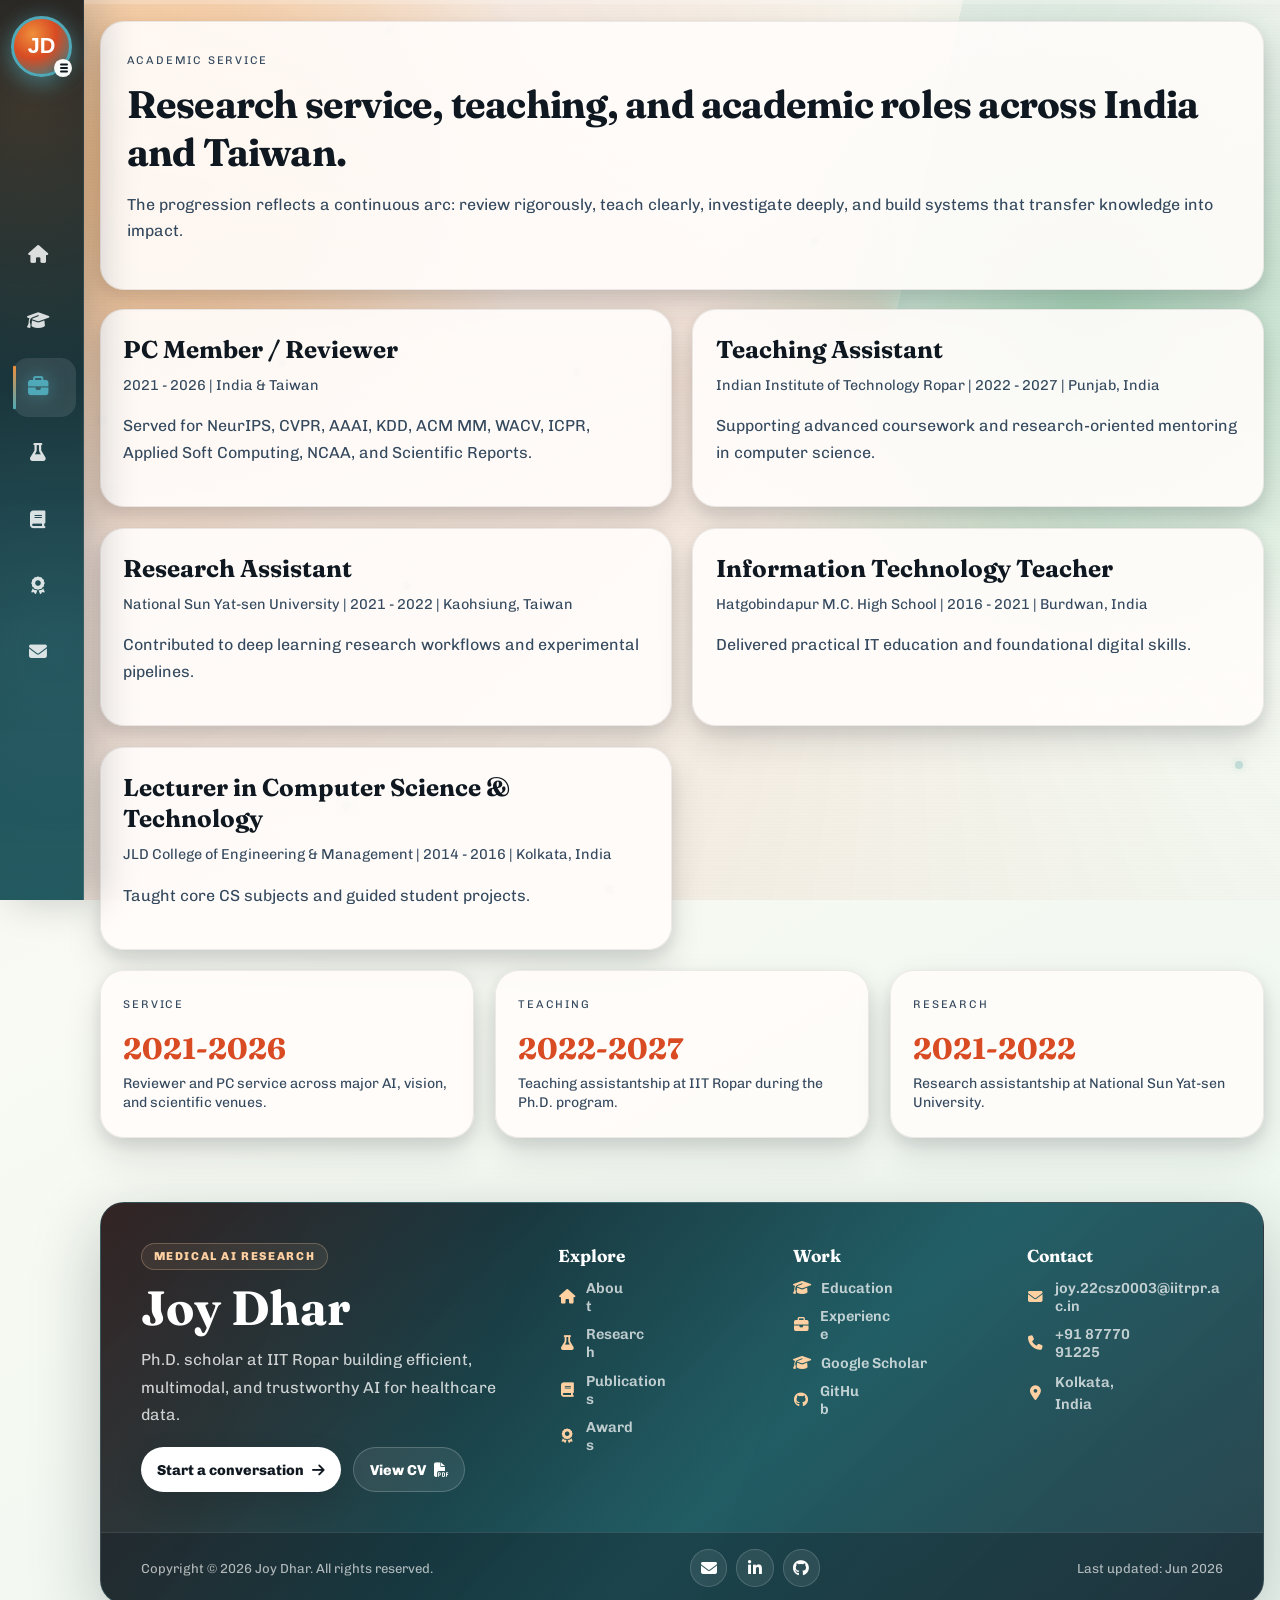
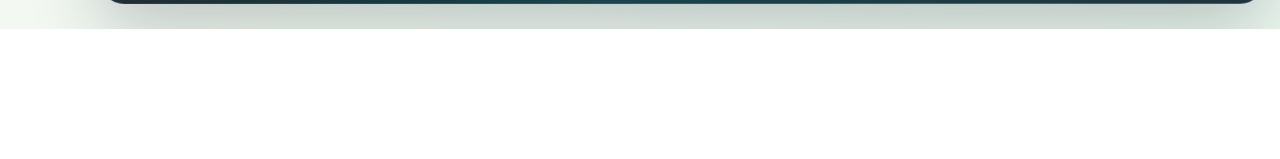
<file: experience.html>
<!DOCTYPE html>
<html lang="en">
<head>
  <meta charset="UTF-8">
  <meta name="viewport" content="width=device-width, initial-scale=1.0">
  <meta name="description" content="Joy Dhar | Experience">
  <title>Joy Dhar | Experience</title>
  <link rel="preconnect" href="https://fonts.googleapis.com">
  <link rel="preconnect" href="https://fonts.gstatic.com" crossorigin>
  <link href="https://fonts.googleapis.com/css2?family=Chivo:wght@400;600;800&family=Fraunces:opsz,wght@9..144,500;9..144,700&display=swap" rel="stylesheet">
  <link rel="stylesheet" href="https://cdnjs.cloudflare.com/ajax/libs/font-awesome/6.5.1/css/all.min.css">
  <link rel="stylesheet" href="styles.css">
</head>
<body class="page-experience">
  <div class="atmosphere"></div>
  <div class="grain-layer"></div>

  <aside class="side-nav expanded" id="sideNav">
    <button class="side-nav-toggle" id="sideNavToggle" type="button" aria-label="Collapse side navigation" aria-expanded="true">
      <span class="side-brand-mark" aria-hidden="true"><span class="side-brand-initials">JD</span></span>
      <span class="side-brand-copy">
        <span class="side-brand-name">Joy Dhar</span>
        <span class="side-brand-role">Medical AI Research</span>
      </span>
      <span class="side-toggle-glyph" aria-hidden="true"></span>
    </button>

    <nav class="side-nav-links" aria-label="Portfolio sections">
      <a class="side-link" href="index.html" data-tooltip="About"><span class="side-icon" aria-hidden="true"><i class="fa-solid fa-house"></i></span><span class="side-text">About</span></a>
      <a class="side-link" href="education.html" data-tooltip="Education"><span class="side-icon" aria-hidden="true"><i class="fa-solid fa-graduation-cap"></i></span><span class="side-text">Education</span></a>
      <a class="side-link active" href="experience.html" data-tooltip="Experience"><span class="side-icon" aria-hidden="true"><i class="fa-solid fa-briefcase"></i></span><span class="side-text">Experience</span></a>
      <a class="side-link" href="research.html" data-tooltip="Research"><span class="side-icon" aria-hidden="true"><i class="fa-solid fa-flask"></i></span><span class="side-text">Research</span></a>
      <a class="side-link" href="publications.html" data-tooltip="Publications"><span class="side-icon" aria-hidden="true"><i class="fa-solid fa-book"></i></span><span class="side-text">Publications</span></a>
      <a class="side-link" href="awards.html" data-tooltip="Awards"><span class="side-icon" aria-hidden="true"><i class="fa-solid fa-award"></i></span><span class="side-text">Awards</span></a>
      <a class="side-link" href="connect.html" data-tooltip="Connect"><span class="side-icon" aria-hidden="true"><i class="fa-solid fa-envelope"></i></span><span class="side-text">Connect</span></a>
    </nav>

    <div class="side-nav-actions">
      <a href="Joy_Dhar_CV.pdf" target="_blank" rel="noopener noreferrer">Download CV</a>
    </div>
  </aside>

  <main class="page-shell">
    <section class="hero card reveal">
      <p class="section-label">Academic Service</p>
      <h2>Research service, teaching, and academic roles across India and Taiwan.</h2>
      <p>The progression reflects a continuous arc: review rigorously, teach clearly, investigate deeply, and build systems that transfer knowledge into impact.</p>
    </section>

    <section class="grid-two reveal">
      <article class="card">
        <h3>PC Member / Reviewer</h3>
        <p class="meta">2021 - 2026 | India & Taiwan</p>
        <p>Served for NeurIPS, CVPR, AAAI, KDD, ACM MM, WACV, ICPR, Applied Soft Computing, NCAA, and Scientific Reports.</p>
      </article>

      <article class="card">
        <h3>Teaching Assistant</h3>
        <p class="meta">Indian Institute of Technology Ropar | 2022 - 2027 | Punjab, India</p>
        <p>Supporting advanced coursework and research-oriented mentoring in computer science.</p>
      </article>

      <article class="card">
        <h3>Research Assistant</h3>
        <p class="meta">National Sun Yat-sen University | 2021 - 2022 | Kaohsiung, Taiwan</p>
        <p>Contributed to deep learning research workflows and experimental pipelines.</p>
      </article>

      <article class="card">
        <h3>Information Technology Teacher</h3>
        <p class="meta">Hatgobindapur M.C. High School | 2016 - 2021 | Burdwan, India</p>
        <p>Delivered practical IT education and foundational digital skills.</p>
      </article>

      <article class="card">
        <h3>Lecturer in Computer Science & Technology</h3>
        <p class="meta">JLD College of Engineering & Management | 2014 - 2016 | Kolkata, India</p>
        <p>Taught core CS subjects and guided student projects.</p>
      </article>
    </section>

    <section class="grid-three reveal">
      <article class="card kpi">
        <p class="section-label">Service</p>
        <strong>2021-2026</strong>
        <span>Reviewer and PC service across major AI, vision, and scientific venues.</span>
      </article>
      <article class="card kpi">
        <p class="section-label">Teaching</p>
        <strong>2022-2027</strong>
        <span>Teaching assistantship at IIT Ropar during the Ph.D. program.</span>
      </article>
      <article class="card kpi">
        <p class="section-label">Research</p>
        <strong>2021-2022</strong>
        <span>Research assistantship at National Sun Yat-sen University.</span>
      </article>
    </section>
  </main>

  <footer class="site-footer" aria-label="Site footer">
    <div class="footer-grid">
      <section class="footer-brand" aria-labelledby="footer-brand-title">
        <p class="footer-kicker">Medical AI Research</p>
        <h2 id="footer-brand-title">Joy Dhar</h2>
        <p>Ph.D. scholar at IIT Ropar building efficient, multimodal, and trustworthy AI for healthcare data.</p>
        <div class="footer-actions">
          <a class="footer-cta" href="mailto:joy.22csz0003@iitrpr.ac.in">
            Start a conversation <i class="fa-solid fa-arrow-right" aria-hidden="true"></i>
          </a>
          <a class="footer-cta secondary" href="Joy_Dhar_CV.pdf" target="_blank" rel="noopener noreferrer">
            View CV <i class="fa-solid fa-file-pdf" aria-hidden="true"></i>
          </a>
        </div>
      </section>

      <nav class="footer-block" aria-label="Footer navigation">
        <p class="footer-title">Explore</p>
        <a href="index.html"><i class="fa-solid fa-house" aria-hidden="true"></i>About</a>
        <a href="research.html"><i class="fa-solid fa-flask" aria-hidden="true"></i>Research</a>
        <a href="publications.html"><i class="fa-solid fa-book" aria-hidden="true"></i>Publications</a>
        <a href="awards.html"><i class="fa-solid fa-award" aria-hidden="true"></i>Awards</a>
      </nav>

      <nav class="footer-block" aria-label="Research links">
        <p class="footer-title">Work</p>
        <a href="education.html"><i class="fa-solid fa-graduation-cap" aria-hidden="true"></i>Education</a>
        <a href="experience.html"><i class="fa-solid fa-briefcase" aria-hidden="true"></i>Experience</a>
        <a href="https://scholar.google.com/citations?user=Rc6ezD0AAAAJ&hl=en" target="_blank" rel="noopener noreferrer"><i class="fa-solid fa-graduation-cap" aria-hidden="true"></i>Google Scholar</a>
        <a href="https://github.com/misti1203" target="_blank" rel="noopener noreferrer"><i class="fa-brands fa-github" aria-hidden="true"></i>GitHub</a>
      </nav>

      <section class="footer-block footer-contact">
        <p class="footer-title">Contact</p>
        <a href="mailto:joy.22csz0003@iitrpr.ac.in"><i class="fa-solid fa-envelope" aria-hidden="true"></i>joy.22csz0003@iitrpr.ac.in</a>
        <a href="tel:+918777091225"><i class="fa-solid fa-phone" aria-hidden="true"></i>+91 87770 91225</a>
        <span><i class="fa-solid fa-location-dot" aria-hidden="true"></i>Kolkata, India</span>
      </section>
    </div>

    <div class="footer-meta">
      <p>Copyright &copy; <span class="current-year">2026</span> Joy Dhar. All rights reserved.</p>
      <div class="footer-social" aria-label="Social profiles">
        <a href="mailto:joy.22csz0003@iitrpr.ac.in" aria-label="Email Joy Dhar"><i class="fa-solid fa-envelope" aria-hidden="true"></i></a>
        <a href="https://linkedin.com/in/joy-dhar-42930a248" target="_blank" rel="noopener noreferrer" aria-label="LinkedIn profile"><i class="fa-brands fa-linkedin-in" aria-hidden="true"></i></a>
        <a href="https://github.com/misti1203" target="_blank" rel="noopener noreferrer" aria-label="GitHub profile"><i class="fa-brands fa-github" aria-hidden="true"></i></a>
      </div>
      <p>Last updated: Jun 2026</p>
    </div>
  </footer>

  <script src="script.js"></script>
</body>
</html>
</file>
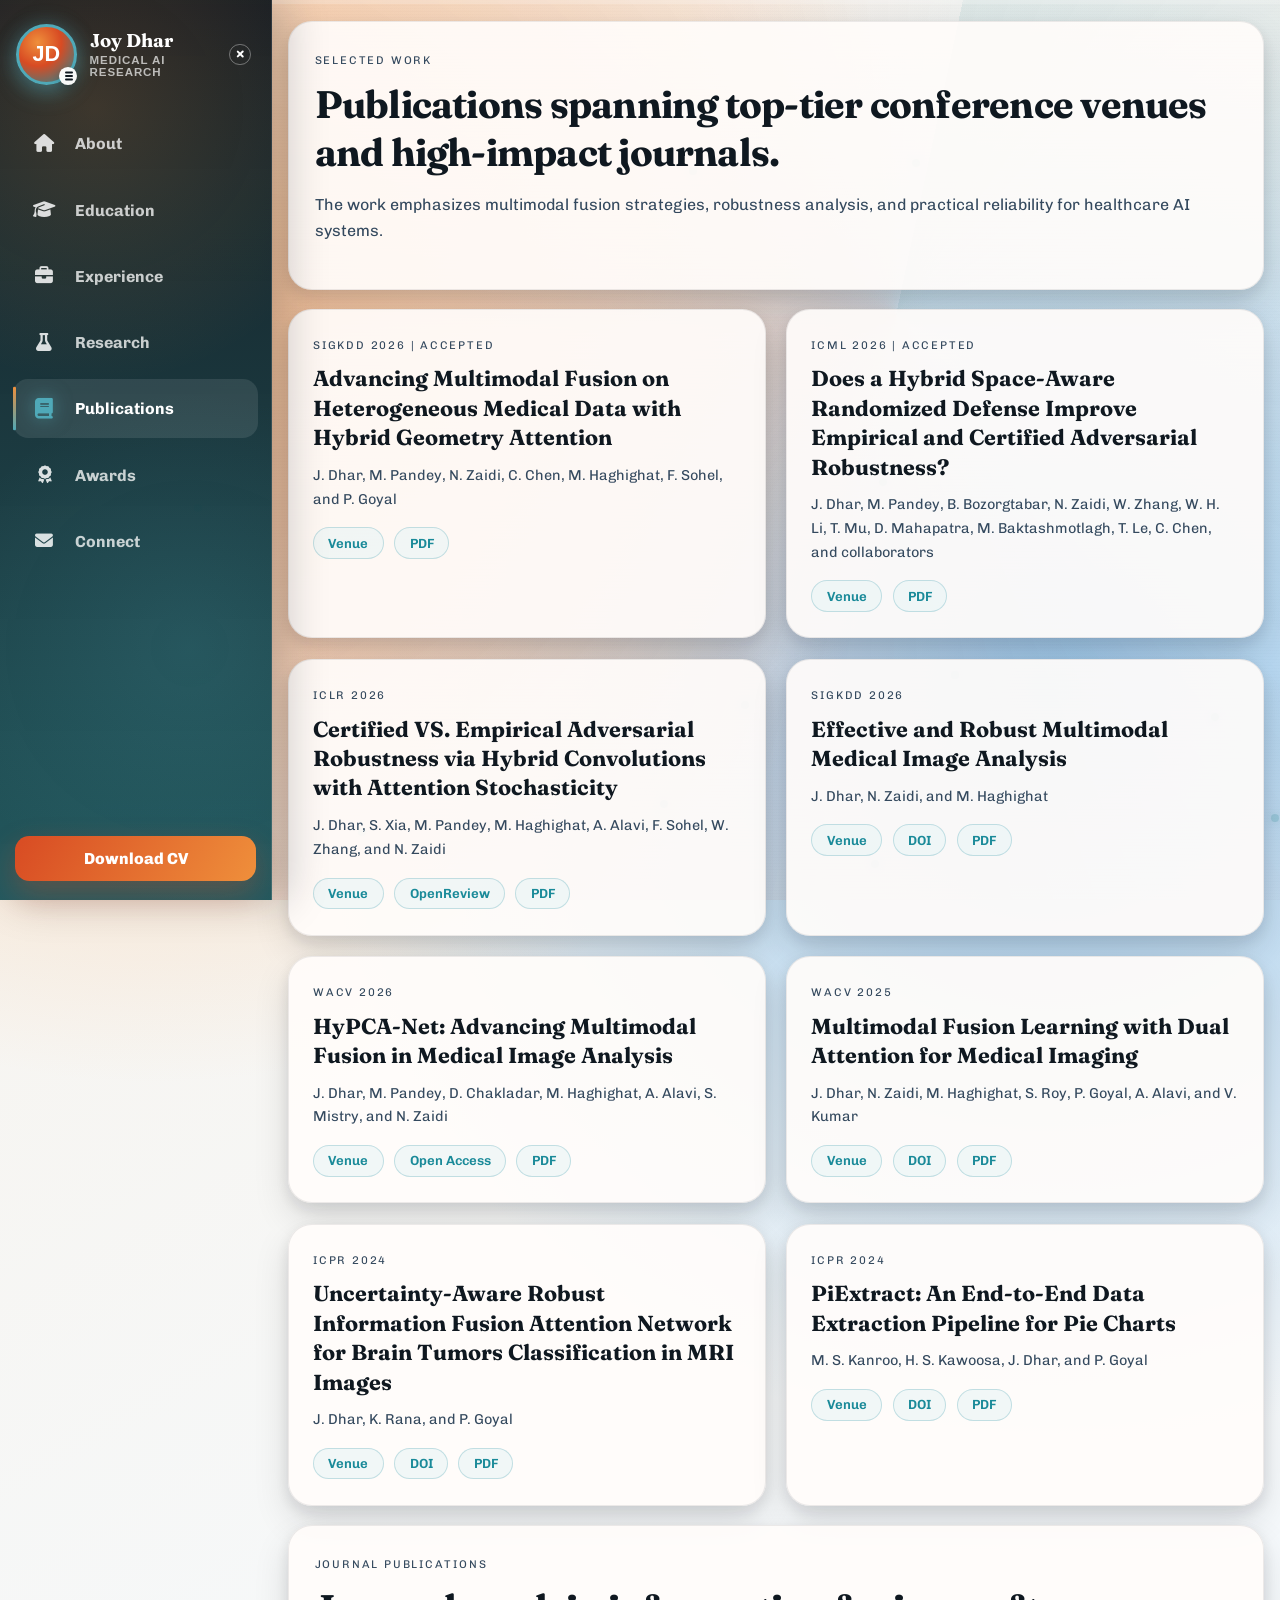
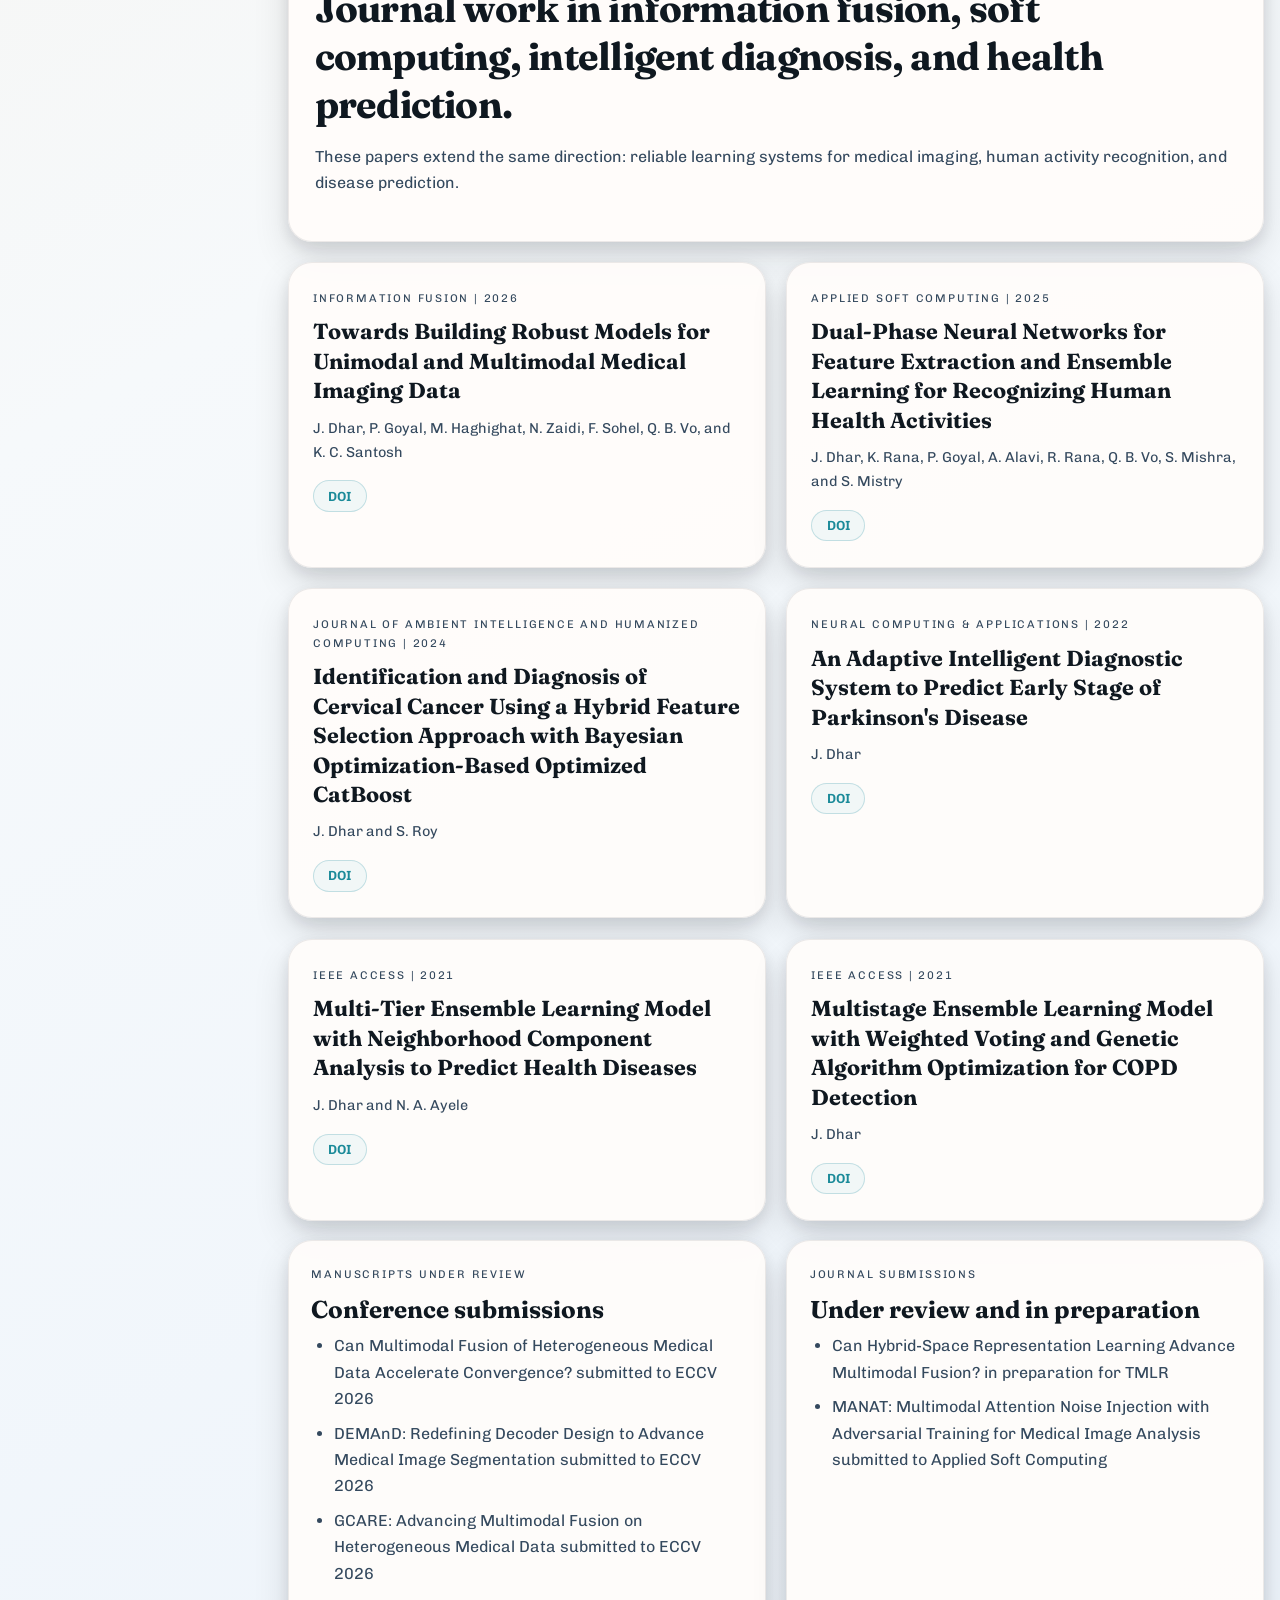
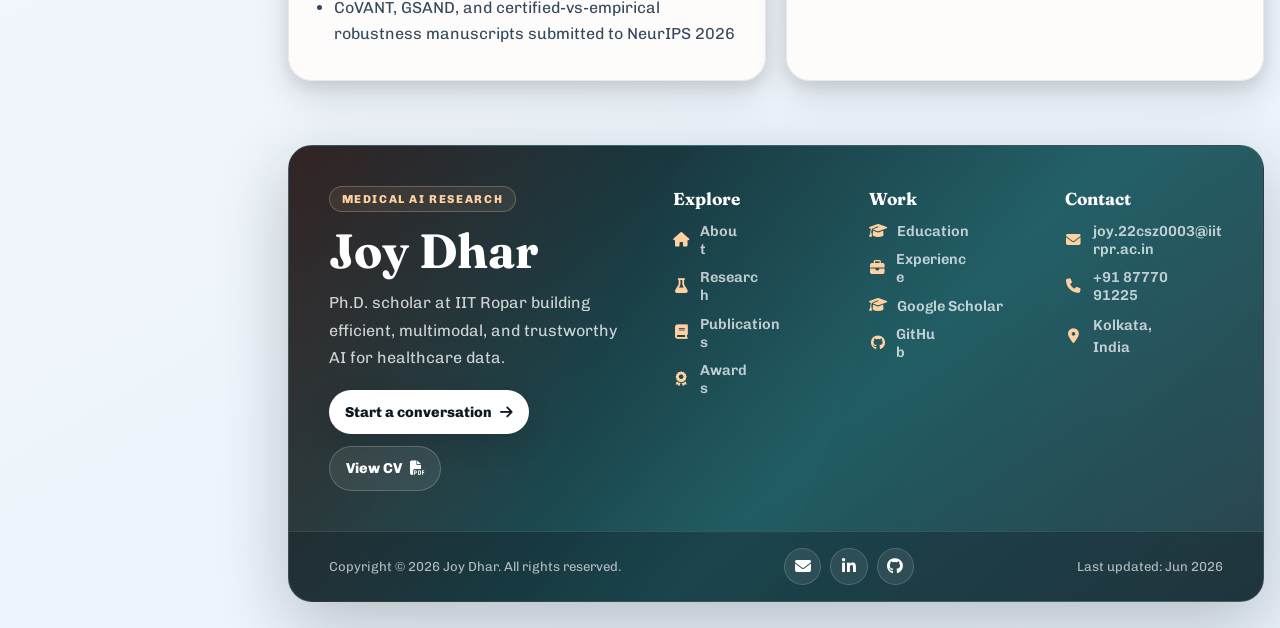
<file: publications.html>
<!DOCTYPE html>
<html lang="en">
<head>
  <meta charset="UTF-8">
  <meta name="viewport" content="width=device-width, initial-scale=1.0">
  <meta name="description" content="Joy Dhar | Publications">
  <title>Joy Dhar | Publications</title>
  <link rel="preconnect" href="https://fonts.googleapis.com">
  <link rel="preconnect" href="https://fonts.gstatic.com" crossorigin>
  <link href="https://fonts.googleapis.com/css2?family=Chivo:wght@400;600;800&family=Fraunces:opsz,wght@9..144,500;9..144,700&display=swap" rel="stylesheet">
  <link rel="stylesheet" href="https://cdnjs.cloudflare.com/ajax/libs/font-awesome/6.5.1/css/all.min.css">
  <link rel="stylesheet" href="styles.css">
</head>
<body class="page-publications">
  <div class="atmosphere"></div>
  <div class="grain-layer"></div>

  <aside class="side-nav expanded" id="sideNav">
    <button class="side-nav-toggle" id="sideNavToggle" type="button" aria-label="Collapse side navigation" aria-expanded="true">
      <span class="side-brand-mark" aria-hidden="true"><span class="side-brand-initials">JD</span></span>
      <span class="side-brand-copy">
        <span class="side-brand-name">Joy Dhar</span>
        <span class="side-brand-role">Medical AI Research</span>
      </span>
      <span class="side-toggle-glyph" aria-hidden="true"></span>
    </button>

    <nav class="side-nav-links" aria-label="Portfolio sections">
      <a class="side-link" href="index.html" data-tooltip="About"><span class="side-icon" aria-hidden="true"><i class="fa-solid fa-house"></i></span><span class="side-text">About</span></a>
      <a class="side-link" href="education.html" data-tooltip="Education"><span class="side-icon" aria-hidden="true"><i class="fa-solid fa-graduation-cap"></i></span><span class="side-text">Education</span></a>
      <a class="side-link" href="experience.html" data-tooltip="Experience"><span class="side-icon" aria-hidden="true"><i class="fa-solid fa-briefcase"></i></span><span class="side-text">Experience</span></a>
      <a class="side-link" href="research.html" data-tooltip="Research"><span class="side-icon" aria-hidden="true"><i class="fa-solid fa-flask"></i></span><span class="side-text">Research</span></a>
      <a class="side-link active" href="publications.html" data-tooltip="Publications"><span class="side-icon" aria-hidden="true"><i class="fa-solid fa-book"></i></span><span class="side-text">Publications</span></a>
      <a class="side-link" href="awards.html" data-tooltip="Awards"><span class="side-icon" aria-hidden="true"><i class="fa-solid fa-award"></i></span><span class="side-text">Awards</span></a>
      <a class="side-link" href="connect.html" data-tooltip="Connect"><span class="side-icon" aria-hidden="true"><i class="fa-solid fa-envelope"></i></span><span class="side-text">Connect</span></a>
    </nav>

    <div class="side-nav-actions">
      <a href="Joy_Dhar_CV.pdf" target="_blank" rel="noopener noreferrer">Download CV</a>
    </div>
  </aside>

  <main class="page-shell">
    <section class="hero card reveal">
      <p class="section-label">Selected Work</p>
      <h2>Publications spanning top-tier conference venues and high-impact journals.</h2>
      <p>The work emphasizes multimodal fusion strategies, robustness analysis, and practical reliability for healthcare AI systems.</p>
    </section>

    <section class="publication-grid reveal">
      <article class="card publication-card tilt-card">
        <p class="section-label">SIGKDD 2026 | Accepted</p>
        <h3>Advancing Multimodal Fusion on Heterogeneous Medical Data with Hybrid Geometry Attention</h3>
        <p class="meta">J. Dhar, M. Pandey, N. Zaidi, C. Chen, M. Haghighat, F. Sohel, and P. Goyal</p>
        <div class="action-row">
          <a class="chip" href="https://kdd.org/kdd2026/" target="_blank" rel="noopener noreferrer">Venue</a>
          <a class="chip" href="Joy_Dhar_CV.pdf" target="_blank" rel="noopener noreferrer">PDF</a>
        </div>
      </article>

      <article class="card publication-card tilt-card">
        <p class="section-label">ICML 2026 | Accepted</p>
        <h3>Does a Hybrid Space-Aware Randomized Defense Improve Empirical and Certified Adversarial Robustness?</h3>
        <p class="meta">J. Dhar, M. Pandey, B. Bozorgtabar, N. Zaidi, W. Zhang, W. H. Li, T. Mu, D. Mahapatra, M. Baktashmotlagh, T. Le, C. Chen, and collaborators</p>
        <div class="action-row">
          <a class="chip" href="https://icml.cc/" target="_blank" rel="noopener noreferrer">Venue</a>
          <a class="chip" href="Joy_Dhar_CV.pdf" target="_blank" rel="noopener noreferrer">PDF</a>
        </div>
      </article>

      <article class="card publication-card tilt-card">
        <p class="section-label">ICLR 2026</p>
        <h3>Certified VS. Empirical Adversarial Robustness via Hybrid Convolutions with Attention Stochasticity</h3>
        <p class="meta">J. Dhar, S. Xia, M. Pandey, M. Haghighat, A. Alavi, F. Sohel, W. Zhang, and N. Zaidi</p>
        <div class="action-row">
          <a class="chip" href="https://iclr.cc/" target="_blank" rel="noopener noreferrer">Venue</a>
          <a class="chip" href="https://openreview.net/forum?id=sYk9GaFHEf" target="_blank" rel="noopener noreferrer">OpenReview</a>
          <a class="chip" href="Joy_Dhar_CV.pdf" target="_blank" rel="noopener noreferrer">PDF</a>
        </div>
      </article>

      <article class="card publication-card tilt-card">
        <p class="section-label">SIGKDD 2026</p>
        <h3>Effective and Robust Multimodal Medical Image Analysis</h3>
        <p class="meta">J. Dhar, N. Zaidi, and M. Haghighat</p>
        <div class="action-row">
          <a class="chip" href="https://kdd.org/kdd2026/" target="_blank" rel="noopener noreferrer">Venue</a>
          <a class="chip" href="https://dl.acm.org/doi/10.1145/3770854.3780331" target="_blank" rel="noopener noreferrer">DOI</a>
          <a class="chip" href="Joy_Dhar_CV.pdf" target="_blank" rel="noopener noreferrer">PDF</a>
        </div>
      </article>

      <article class="card publication-card tilt-card">
        <p class="section-label">WACV 2026</p>
        <h3>HyPCA-Net: Advancing Multimodal Fusion in Medical Image Analysis</h3>
        <p class="meta">J. Dhar, M. Pandey, D. Chakladar, M. Haghighat, A. Alavi, S. Mistry, and N. Zaidi</p>
        <div class="action-row">
          <a class="chip" href="https://wacv.thecvf.com/" target="_blank" rel="noopener noreferrer">Venue</a>
          <a class="chip" href="https://openaccess.thecvf.com/content/WACV2026/html/Dhar_HyPCA-Net_Advancing_Multimodal_Fusion_in_Medical_Image_Analysis_WACV_2026_paper.html" target="_blank" rel="noopener noreferrer">Open Access</a>
          <a class="chip" href="Joy_Dhar_CV.pdf" target="_blank" rel="noopener noreferrer">PDF</a>
        </div>
      </article>

      <article class="card publication-card tilt-card">
        <p class="section-label">WACV 2025</p>
        <h3>Multimodal Fusion Learning with Dual Attention for Medical Imaging</h3>
        <p class="meta">J. Dhar, N. Zaidi, M. Haghighat, S. Roy, P. Goyal, A. Alavi, and V. Kumar</p>
        <div class="action-row">
          <a class="chip" href="https://wacv.thecvf.com/" target="_blank" rel="noopener noreferrer">Venue</a>
          <a class="chip" href="https://doi.org/10.1109/WACV61041.2025.00428" target="_blank" rel="noopener noreferrer">DOI</a>
          <a class="chip" href="Joy_Dhar_CV.pdf" target="_blank" rel="noopener noreferrer">PDF</a>
        </div>
      </article>

      <article class="card publication-card tilt-card">
        <p class="section-label">ICPR 2024</p>
        <h3>Uncertainty-Aware Robust Information Fusion Attention Network for Brain Tumors Classification in MRI Images</h3>
        <p class="meta">J. Dhar, K. Rana, and P. Goyal</p>
        <div class="action-row">
          <a class="chip" href="https://iapr.org/" target="_blank" rel="noopener noreferrer">Venue</a>
          <a class="chip" href="https://doi.org/10.1007/978-3-031-78398-2_21" target="_blank" rel="noopener noreferrer">DOI</a>
          <a class="chip" href="Joy_Dhar_CV.pdf" target="_blank" rel="noopener noreferrer">PDF</a>
        </div>
      </article>

      <article class="card publication-card tilt-card">
        <p class="section-label">ICPR 2024</p>
        <h3>PiExtract: An End-to-End Data Extraction Pipeline for Pie Charts</h3>
        <p class="meta">M. S. Kanroo, H. S. Kawoosa, J. Dhar, and P. Goyal</p>
        <div class="action-row">
          <a class="chip" href="https://iapr.org/" target="_blank" rel="noopener noreferrer">Venue</a>
          <a class="chip" href="https://doi.org/10.1007/978-3-031-78122-3_3" target="_blank" rel="noopener noreferrer">DOI</a>
          <a class="chip" href="Joy_Dhar_CV.pdf" target="_blank" rel="noopener noreferrer">PDF</a>
        </div>
      </article>
    </section>

    <section class="hero card reveal">
      <p class="section-label">Journal Publications</p>
      <h2>Journal work in information fusion, soft computing, intelligent diagnosis, and health prediction.</h2>
      <p>These papers extend the same direction: reliable learning systems for medical imaging, human activity recognition, and disease prediction.</p>
    </section>

    <section class="publication-grid reveal">
      <article class="card publication-card tilt-card">
        <p class="section-label">Information Fusion | 2026</p>
        <h3>Towards Building Robust Models for Unimodal and Multimodal Medical Imaging Data</h3>
        <p class="meta">J. Dhar, P. Goyal, M. Haghighat, N. Zaidi, F. Sohel, Q. B. Vo, and K. C. Santosh</p>
        <div class="action-row">
          <a class="chip" href="https://doi.org/10.1016/j.inffus.2025.103822" target="_blank" rel="noopener noreferrer">DOI</a>
        </div>
      </article>
      <article class="card publication-card tilt-card">
        <p class="section-label">Applied Soft Computing | 2025</p>
        <h3>Dual-Phase Neural Networks for Feature Extraction and Ensemble Learning for Recognizing Human Health Activities</h3>
        <p class="meta">J. Dhar, K. Rana, P. Goyal, A. Alavi, R. Rana, Q. B. Vo, S. Mishra, and S. Mistry</p>
        <div class="action-row">
          <a class="chip" href="https://doi.org/10.1016/j.asoc.2024.112550" target="_blank" rel="noopener noreferrer">DOI</a>
        </div>
      </article>
      <article class="card publication-card tilt-card">
        <p class="section-label">Journal of Ambient Intelligence and Humanized Computing | 2024</p>
        <h3>Identification and Diagnosis of Cervical Cancer Using a Hybrid Feature Selection Approach with Bayesian Optimization-Based Optimized CatBoost</h3>
        <p class="meta">J. Dhar and S. Roy</p>
        <div class="action-row">
          <a class="chip" href="https://doi.org/10.1007/s12652-024-04825-8" target="_blank" rel="noopener noreferrer">DOI</a>
        </div>
      </article>
      <article class="card publication-card tilt-card">
        <p class="section-label">Neural Computing & Applications | 2022</p>
        <h3>An Adaptive Intelligent Diagnostic System to Predict Early Stage of Parkinson's Disease</h3>
        <p class="meta">J. Dhar</p>
        <div class="action-row">
          <a class="chip" href="https://doi.org/10.1007/s00521-021-06612-4" target="_blank" rel="noopener noreferrer">DOI</a>
        </div>
      </article>
      <article class="card publication-card tilt-card">
        <p class="section-label">IEEE Access | 2021</p>
        <h3>Multi-Tier Ensemble Learning Model with Neighborhood Component Analysis to Predict Health Diseases</h3>
        <p class="meta">J. Dhar and N. A. Ayele</p>
        <div class="action-row">
          <a class="chip" href="https://doi.org/10.1109/ACCESS.2021.3117963" target="_blank" rel="noopener noreferrer">DOI</a>
        </div>
      </article>
      <article class="card publication-card tilt-card">
        <p class="section-label">IEEE Access | 2021</p>
        <h3>Multistage Ensemble Learning Model with Weighted Voting and Genetic Algorithm Optimization for COPD Detection</h3>
        <p class="meta">J. Dhar</p>
        <div class="action-row">
          <a class="chip" href="https://doi.org/10.1109/ACCESS.2021.3067949" target="_blank" rel="noopener noreferrer">DOI</a>
        </div>
      </article>
    </section>

    <section class="grid-two reveal">
      <article class="card">
        <p class="section-label">Manuscripts Under Review</p>
        <h3>Conference submissions</h3>
        <ul>
          <li>Can Multimodal Fusion of Heterogeneous Medical Data Accelerate Convergence? submitted to ECCV 2026</li>
          <li>DEMAnD: Redefining Decoder Design to Advance Medical Image Segmentation submitted to ECCV 2026</li>
          <li>GCARE: Advancing Multimodal Fusion on Heterogeneous Medical Data submitted to ECCV 2026</li>
          <li>CoVANT, GSAND, and certified-vs-empirical robustness manuscripts submitted to NeurIPS 2026</li>
        </ul>
      </article>
      <article class="card">
        <p class="section-label">Journal Submissions</p>
        <h3>Under review and in preparation</h3>
        <ul>
          <li>Can Hybrid-Space Representation Learning Advance Multimodal Fusion? in preparation for TMLR</li>
          <li>MANAT: Multimodal Attention Noise Injection with Adversarial Training for Medical Image Analysis submitted to Applied Soft Computing</li>
        </ul>
      </article>
    </section>
  </main>

  <footer class="site-footer" aria-label="Site footer">
    <div class="footer-grid">
      <section class="footer-brand" aria-labelledby="footer-brand-title">
        <p class="footer-kicker">Medical AI Research</p>
        <h2 id="footer-brand-title">Joy Dhar</h2>
        <p>Ph.D. scholar at IIT Ropar building efficient, multimodal, and trustworthy AI for healthcare data.</p>
        <div class="footer-actions">
          <a class="footer-cta" href="mailto:joy.22csz0003@iitrpr.ac.in">
            Start a conversation <i class="fa-solid fa-arrow-right" aria-hidden="true"></i>
          </a>
          <a class="footer-cta secondary" href="Joy_Dhar_CV.pdf" target="_blank" rel="noopener noreferrer">
            View CV <i class="fa-solid fa-file-pdf" aria-hidden="true"></i>
          </a>
        </div>
      </section>

      <nav class="footer-block" aria-label="Footer navigation">
        <p class="footer-title">Explore</p>
        <a href="index.html"><i class="fa-solid fa-house" aria-hidden="true"></i>About</a>
        <a href="research.html"><i class="fa-solid fa-flask" aria-hidden="true"></i>Research</a>
        <a href="publications.html"><i class="fa-solid fa-book" aria-hidden="true"></i>Publications</a>
        <a href="awards.html"><i class="fa-solid fa-award" aria-hidden="true"></i>Awards</a>
      </nav>

      <nav class="footer-block" aria-label="Research links">
        <p class="footer-title">Work</p>
        <a href="education.html"><i class="fa-solid fa-graduation-cap" aria-hidden="true"></i>Education</a>
        <a href="experience.html"><i class="fa-solid fa-briefcase" aria-hidden="true"></i>Experience</a>
        <a href="https://scholar.google.com/citations?user=Rc6ezD0AAAAJ&hl=en" target="_blank" rel="noopener noreferrer"><i class="fa-solid fa-graduation-cap" aria-hidden="true"></i>Google Scholar</a>
        <a href="https://github.com/misti1203" target="_blank" rel="noopener noreferrer"><i class="fa-brands fa-github" aria-hidden="true"></i>GitHub</a>
      </nav>

      <section class="footer-block footer-contact">
        <p class="footer-title">Contact</p>
        <a href="mailto:joy.22csz0003@iitrpr.ac.in"><i class="fa-solid fa-envelope" aria-hidden="true"></i>joy.22csz0003@iitrpr.ac.in</a>
        <a href="tel:+918777091225"><i class="fa-solid fa-phone" aria-hidden="true"></i>+91 87770 91225</a>
        <span><i class="fa-solid fa-location-dot" aria-hidden="true"></i>Kolkata, India</span>
      </section>
    </div>

    <div class="footer-meta">
      <p>Copyright &copy; <span class="current-year">2026</span> Joy Dhar. All rights reserved.</p>
      <div class="footer-social" aria-label="Social profiles">
        <a href="mailto:joy.22csz0003@iitrpr.ac.in" aria-label="Email Joy Dhar"><i class="fa-solid fa-envelope" aria-hidden="true"></i></a>
        <a href="https://linkedin.com/in/joy-dhar-42930a248" target="_blank" rel="noopener noreferrer" aria-label="LinkedIn profile"><i class="fa-brands fa-linkedin-in" aria-hidden="true"></i></a>
        <a href="https://github.com/misti1203" target="_blank" rel="noopener noreferrer" aria-label="GitHub profile"><i class="fa-brands fa-github" aria-hidden="true"></i></a>
      </div>
      <p>Last updated: Jun 2026</p>
    </div>
  </footer>

  <script src="script.js"></script>
</body>
</html>
</file>
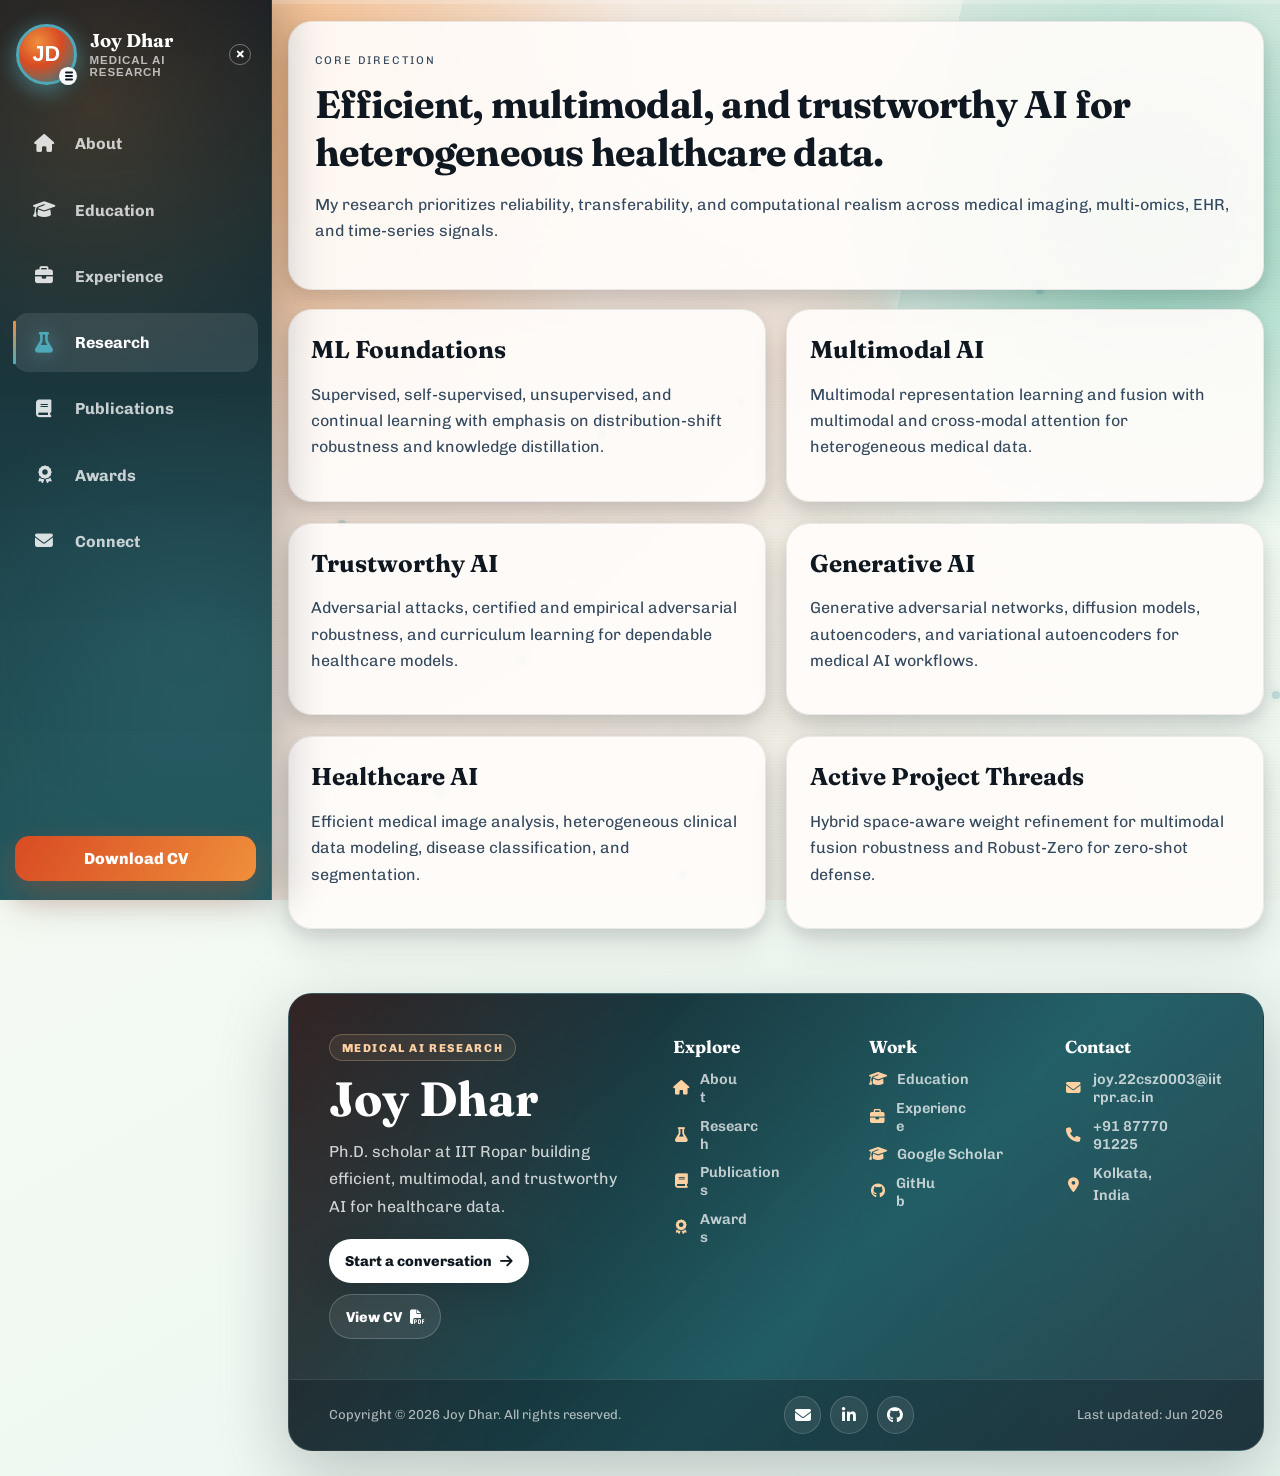
<file: research.html>
<!DOCTYPE html>
<html lang="en">
<head>
  <meta charset="UTF-8">
  <meta name="viewport" content="width=device-width, initial-scale=1.0">
  <meta name="description" content="Joy Dhar | Research">
  <title>Joy Dhar | Research</title>
  <link rel="preconnect" href="https://fonts.googleapis.com">
  <link rel="preconnect" href="https://fonts.gstatic.com" crossorigin>
  <link href="https://fonts.googleapis.com/css2?family=Chivo:wght@400;600;800&family=Fraunces:opsz,wght@9..144,500;9..144,700&display=swap" rel="stylesheet">
  <link rel="stylesheet" href="https://cdnjs.cloudflare.com/ajax/libs/font-awesome/6.5.1/css/all.min.css">
  <link rel="stylesheet" href="styles.css">
</head>
<body class="page-research">
  <div class="atmosphere"></div>
  <div class="grain-layer"></div>

  <aside class="side-nav expanded" id="sideNav">
    <button class="side-nav-toggle" id="sideNavToggle" type="button" aria-label="Collapse side navigation" aria-expanded="true">
      <span class="side-brand-mark" aria-hidden="true"><span class="side-brand-initials">JD</span></span>
      <span class="side-brand-copy">
        <span class="side-brand-name">Joy Dhar</span>
        <span class="side-brand-role">Medical AI Research</span>
      </span>
      <span class="side-toggle-glyph" aria-hidden="true"></span>
    </button>

    <nav class="side-nav-links" aria-label="Portfolio sections">
      <a class="side-link" href="index.html" data-tooltip="About"><span class="side-icon" aria-hidden="true"><i class="fa-solid fa-house"></i></span><span class="side-text">About</span></a>
      <a class="side-link" href="education.html" data-tooltip="Education"><span class="side-icon" aria-hidden="true"><i class="fa-solid fa-graduation-cap"></i></span><span class="side-text">Education</span></a>
      <a class="side-link" href="experience.html" data-tooltip="Experience"><span class="side-icon" aria-hidden="true"><i class="fa-solid fa-briefcase"></i></span><span class="side-text">Experience</span></a>
      <a class="side-link active" href="research.html" data-tooltip="Research"><span class="side-icon" aria-hidden="true"><i class="fa-solid fa-flask"></i></span><span class="side-text">Research</span></a>
      <a class="side-link" href="publications.html" data-tooltip="Publications"><span class="side-icon" aria-hidden="true"><i class="fa-solid fa-book"></i></span><span class="side-text">Publications</span></a>
      <a class="side-link" href="awards.html" data-tooltip="Awards"><span class="side-icon" aria-hidden="true"><i class="fa-solid fa-award"></i></span><span class="side-text">Awards</span></a>
      <a class="side-link" href="connect.html" data-tooltip="Connect"><span class="side-icon" aria-hidden="true"><i class="fa-solid fa-envelope"></i></span><span class="side-text">Connect</span></a>
    </nav>

    <div class="side-nav-actions">
      <a href="Joy_Dhar_CV.pdf" target="_blank" rel="noopener noreferrer">Download CV</a>
    </div>
  </aside>

  <main class="page-shell">
    <section class="hero card reveal">
      <p class="section-label">Core Direction</p>
      <h2>Efficient, multimodal, and trustworthy AI for heterogeneous healthcare data.</h2>
      <p>My research prioritizes reliability, transferability, and computational realism across medical imaging, multi-omics, EHR, and time-series signals.</p>
    </section>

    <section class="grid-two reveal">
      <article class="card">
        <h3>ML Foundations</h3>
        <p>Supervised, self-supervised, unsupervised, and continual learning with emphasis on distribution-shift robustness and knowledge distillation.</p>
      </article>
      <article class="card">
        <h3>Multimodal AI</h3>
        <p>Multimodal representation learning and fusion with multimodal and cross-modal attention for heterogeneous medical data.</p>
      </article>
      <article class="card">
        <h3>Trustworthy AI</h3>
        <p>Adversarial attacks, certified and empirical adversarial robustness, and curriculum learning for dependable healthcare models.</p>
      </article>
      <article class="card">
        <h3>Generative AI</h3>
        <p>Generative adversarial networks, diffusion models, autoencoders, and variational autoencoders for medical AI workflows.</p>
      </article>
      <article class="card">
        <h3>Healthcare AI</h3>
        <p>Efficient medical image analysis, heterogeneous clinical data modeling, disease classification, and segmentation.</p>
      </article>
      <article class="card">
        <h3>Active Project Threads</h3>
        <p>Hybrid space-aware weight refinement for multimodal fusion robustness and Robust-Zero for zero-shot defense.</p>
      </article>
    </section>
  </main>

  <footer class="site-footer" aria-label="Site footer">
    <div class="footer-grid">
      <section class="footer-brand" aria-labelledby="footer-brand-title">
        <p class="footer-kicker">Medical AI Research</p>
        <h2 id="footer-brand-title">Joy Dhar</h2>
        <p>Ph.D. scholar at IIT Ropar building efficient, multimodal, and trustworthy AI for healthcare data.</p>
        <div class="footer-actions">
          <a class="footer-cta" href="mailto:joy.22csz0003@iitrpr.ac.in">
            Start a conversation <i class="fa-solid fa-arrow-right" aria-hidden="true"></i>
          </a>
          <a class="footer-cta secondary" href="Joy_Dhar_CV.pdf" target="_blank" rel="noopener noreferrer">
            View CV <i class="fa-solid fa-file-pdf" aria-hidden="true"></i>
          </a>
        </div>
      </section>

      <nav class="footer-block" aria-label="Footer navigation">
        <p class="footer-title">Explore</p>
        <a href="index.html"><i class="fa-solid fa-house" aria-hidden="true"></i>About</a>
        <a href="research.html"><i class="fa-solid fa-flask" aria-hidden="true"></i>Research</a>
        <a href="publications.html"><i class="fa-solid fa-book" aria-hidden="true"></i>Publications</a>
        <a href="awards.html"><i class="fa-solid fa-award" aria-hidden="true"></i>Awards</a>
      </nav>

      <nav class="footer-block" aria-label="Research links">
        <p class="footer-title">Work</p>
        <a href="education.html"><i class="fa-solid fa-graduation-cap" aria-hidden="true"></i>Education</a>
        <a href="experience.html"><i class="fa-solid fa-briefcase" aria-hidden="true"></i>Experience</a>
        <a href="https://scholar.google.com/citations?user=Rc6ezD0AAAAJ&hl=en" target="_blank" rel="noopener noreferrer"><i class="fa-solid fa-graduation-cap" aria-hidden="true"></i>Google Scholar</a>
        <a href="https://github.com/misti1203" target="_blank" rel="noopener noreferrer"><i class="fa-brands fa-github" aria-hidden="true"></i>GitHub</a>
      </nav>

      <section class="footer-block footer-contact">
        <p class="footer-title">Contact</p>
        <a href="mailto:joy.22csz0003@iitrpr.ac.in"><i class="fa-solid fa-envelope" aria-hidden="true"></i>joy.22csz0003@iitrpr.ac.in</a>
        <a href="tel:+918777091225"><i class="fa-solid fa-phone" aria-hidden="true"></i>+91 87770 91225</a>
        <span><i class="fa-solid fa-location-dot" aria-hidden="true"></i>Kolkata, India</span>
      </section>
    </div>

    <div class="footer-meta">
      <p>Copyright &copy; <span class="current-year">2026</span> Joy Dhar. All rights reserved.</p>
      <div class="footer-social" aria-label="Social profiles">
        <a href="mailto:joy.22csz0003@iitrpr.ac.in" aria-label="Email Joy Dhar"><i class="fa-solid fa-envelope" aria-hidden="true"></i></a>
        <a href="https://linkedin.com/in/joy-dhar-42930a248" target="_blank" rel="noopener noreferrer" aria-label="LinkedIn profile"><i class="fa-brands fa-linkedin-in" aria-hidden="true"></i></a>
        <a href="https://github.com/misti1203" target="_blank" rel="noopener noreferrer" aria-label="GitHub profile"><i class="fa-brands fa-github" aria-hidden="true"></i></a>
      </div>
      <p>Last updated: Jun 2026</p>
    </div>
  </footer>

  <script src="script.js"></script>
</body>
</html>
</file>
<file: styles.css>
/* World-Class Portfolio Design System - Enhanced 2026 */

:root {
  /* Core Colors */
  --ink: #0f1820;
  --ink-soft: #34495e;
  --surface: rgba(255, 252, 250, 0.92);
  --surface-dim: rgba(255, 252, 250, 0.65);
  --line: rgba(15, 24, 32, 0.08);
  --line-accent: rgba(26, 138, 153, 0.15);

  /* Accent Colors */
  --accent: #d84b23;
  --accent-soft: #1a8a99;
  --accent-light: #4fa9b8;
  --accent-xsoft: #e8f4f6;

  /* Layout */
  --radius-lg: 1.5rem;
  --radius-md: 1.1rem;
  --radius-sm: 0.875rem;
  --radius-xs: 0.5rem;

  /* Shadows - Refined 3D Depth */
  --shadow-xs: 0 2px 6px rgba(15, 24, 32, 0.06);
  --shadow-sm: 0 4px 12px rgba(15, 24, 32, 0.08);
  --shadow: 0 6px 16px rgba(15, 24, 32, 0.1), 0 16px 36px rgba(15, 24, 32, 0.12);
  --shadow-md: 0 10px 28px rgba(15, 24, 32, 0.14);
  --shadow-lg: 0 16px 48px rgba(15, 24, 32, 0.16);
  --shadow-xl: 0 24px 72px rgba(15, 24, 32, 0.18);

  /* Max Width */
  --max: min(1240px, calc(100% - 2rem));
  --side-nav-expanded: 17rem;
  --side-nav-collapsed: 5.25rem;
}

* {
  box-sizing: border-box;
}

html,
body {
  margin: 0;
  padding: 0;
  min-height: 100%;
}

body {
  --side-nav-width: var(--side-nav-expanded);
  font-family: "Chivo", "Segoe UI", sans-serif;
  color: var(--ink);
  overflow-x: hidden;
  position: relative;
  background: linear-gradient(155deg, #f4f0e8, #f9f8f3 45%, #ecf8f8);
  padding-left: var(--side-nav-width);
  font-feature-settings: "liga" 1, "calt" 1;
  -webkit-font-smoothing: antialiased;
  -moz-osx-font-smoothing: grayscale;
  transition: padding-left 320ms cubic-bezier(0.23, 1, 0.320, 1);
}

body.nav-collapsed {
  --side-nav-width: var(--side-nav-collapsed);
}

/* Page Background Gradients */
body.page-about {
  background: radial-gradient(circle at 14% 6%, #f9c889 0%, transparent 24%),
              radial-gradient(circle at 88% 20%, #8ed9d8 0%, transparent 20%),
              linear-gradient(155deg, #f4f0e8, #f9f8f3 45%, #ecf8f8);
}

body.page-education {
  background: radial-gradient(circle at 15% 6%, #f6d8aa 0%, transparent 20%),
              radial-gradient(circle at 84% 24%, #9fd8f2 0%, transparent 22%),
              linear-gradient(155deg, #f5f1e8, #f8fafc 46%, #edf4ff);
}

body.page-experience {
  background: radial-gradient(circle at 12% 10%, #f7c88f 0%, transparent 21%),
              radial-gradient(circle at 85% 20%, #acd7ba 0%, transparent 22%),
              linear-gradient(150deg, #f7f1e9, #f8faf3 44%, #ebf7ef);
}

body.page-research {
  background: radial-gradient(circle at 18% 7%, #f6bf87 0%, transparent 24%),
              radial-gradient(circle at 90% 15%, #95d7c0 0%, transparent 20%),
              linear-gradient(150deg, #f6efe7, #f4faf3 45%, #e9f6f0);
}

body.page-publications {
  background: radial-gradient(circle at 12% 8%, #f7c99d 0%, transparent 21%),
              radial-gradient(circle at 82% 18%, #9bc8ec 0%, transparent 23%),
              linear-gradient(150deg, #f7f1e8, #f6f9fb 45%, #eaf2fb);
}

body.page-awards {
  background: radial-gradient(circle at 16% 10%, #ffca88 0%, transparent 22%),
              radial-gradient(circle at 88% 16%, #a4d0ef 0%, transparent 20%),
              linear-gradient(155deg, #f8f0e5, #f9f8ee 48%, #edf4fb);
}

body.page-connect {
  background: radial-gradient(circle at 14% 9%, #f7cb9f 0%, transparent 22%),
              radial-gradient(circle at 88% 20%, #99d8d2 0%, transparent 20%),
              linear-gradient(155deg, #f7efe8, #f7f8f2 45%, #ebf8f5);
}

/* Background Layers */
.atmosphere,
.grain-layer {
  position: fixed;
  inset: 0;
  pointer-events: none;
}

.atmosphere {
  background: conic-gradient(from 12deg at 70% 35%, rgba(47, 141, 149, 0.09), transparent, rgba(216, 75, 35, 0.12), transparent);
  animation: drift 14s ease-in-out infinite alternate;
}

.grain-layer {
  opacity: 0.22;
  background-image: repeating-linear-gradient(0deg, rgba(24, 35, 40, 0.03) 0, rgba(24, 35, 40, 0.03) 1px, transparent 1px, transparent 3px);
}

/* Progress Indicator */
.progress-rail {
  position: fixed;
  left: 0;
  top: 0;
  width: 100%;
  height: 4px;
  z-index: 30;
  background: rgba(255, 255, 255, 0.2);
  backdrop-filter: blur(4px);
}

.progress-fill {
  width: 0;
  height: 100%;
  background: linear-gradient(90deg, #d84b23, #ef8f3b, #2f8d95);
  box-shadow: 0 0 16px rgba(216, 75, 35, 0.5);
  transition: width 120ms linear;
}

/* Layout Container */
.page-shell,
.site-footer {
  width: var(--max);
  margin-inline: auto;
  position: relative;
  z-index: 1;
}

/* Sidebar Navigation */
.side-nav {
  position: fixed;
  inset: 0 auto 0 0;
  width: var(--side-nav-width);
  z-index: 40;
  display: flex;
  flex-direction: column;
  overflow: visible;
  color: #fff;
  background: linear-gradient(180deg, rgba(15, 24, 32, 0.98), rgba(23, 82, 89, 0.95));
  border-right: 1px solid rgba(255, 255, 255, 0.12);
  box-shadow: 14px 0 40px rgba(15, 24, 32, 0.22);
  transition: width 320ms cubic-bezier(0.23, 1, 0.320, 1);
}

.side-nav::before {
  content: "";
  position: absolute;
  inset: 0;
  background: radial-gradient(circle at 35% 12%, rgba(239, 143, 59, 0.18), transparent 34%),
              radial-gradient(circle at 70% 72%, rgba(79, 169, 184, 0.16), transparent 38%);
  pointer-events: none;
}

.side-nav-toggle {
  position: relative;
  display: grid;
  grid-template-columns: 3.8rem minmax(0, 1fr) 1.6rem;
  align-items: center;
  gap: 0.8rem;
  width: 100%;
  min-height: 6.8rem;
  padding: 1.2rem 1rem;
  border: 0;
  color: inherit;
  background: transparent;
  cursor: pointer;
  text-align: left;
}

.side-brand-mark {
  position: relative;
  width: 3.8rem;
  height: 3.8rem;
  border-radius: 50%;
  display: inline-grid;
  place-items: center;
  color: #fff;
  background: radial-gradient(circle at 34% 28%, #ef8f3b 0%, #d84b23 44%, #1a8a99 100%);
  border: 3px solid var(--accent-light);
  box-shadow: 0 8px 22px rgba(79, 169, 184, 0.42), 0 0 22px rgba(79, 169, 184, 0.22);
  font-size: 1.35rem;
  font-weight: 800;
  transition: transform 220ms ease, border-color 220ms ease, box-shadow 220ms ease;
}

.side-brand-mark::after {
  content: "";
  position: absolute;
  right: -0.18rem;
  bottom: -0.18rem;
  z-index: 2;
  width: 1.12rem;
  height: 1.12rem;
  border-radius: 50%;
  background: rgba(255, 255, 255, 0.96);
  box-shadow: 0 4px 10px rgba(15, 24, 32, 0.22);
}

.side-brand-mark::before {
  content: "";
  position: absolute;
  right: 0.08rem;
  bottom: 0.29rem;
  z-index: 3;
  width: 0.5rem;
  height: 2px;
  border-radius: 999px;
  background: var(--ink);
  box-shadow: 0 -0.22rem 0 var(--ink), 0 0.22rem 0 var(--ink);
}

.side-brand-initials {
  position: relative;
  z-index: 1;
}

.side-nav-toggle:hover .side-brand-mark,
.side-nav-toggle:focus .side-brand-mark {
  transform: scale(1.05);
  border-color: #8ed9d8;
  box-shadow: 0 12px 28px rgba(79, 169, 184, 0.52), 0 0 28px rgba(79, 169, 184, 0.32);
}

.side-brand-copy {
  display: grid;
  gap: 0.18rem;
  min-width: 0;
  transition: opacity 240ms ease, transform 240ms ease;
}

.side-brand-name {
  font-family: "Fraunces", Georgia, serif;
  font-size: 1.16rem;
  font-weight: 700;
  line-height: 1.1;
}

.side-brand-role {
  color: rgba(255, 255, 255, 0.68);
  font-size: 0.72rem;
  font-weight: 700;
  letter-spacing: 0.08em;
  text-transform: uppercase;
}

.side-toggle-glyph {
  position: relative;
  width: 1.35rem;
  height: 1.35rem;
  border-radius: 50%;
  border: 1px solid rgba(255, 255, 255, 0.36);
  transition: transform 240ms ease, opacity 240ms ease;
}

.side-toggle-glyph::before,
.side-toggle-glyph::after {
  content: "";
  position: absolute;
  top: 50%;
  left: 50%;
  width: 0.55rem;
  height: 2px;
  border-radius: 2px;
  background: #fff;
  transform-origin: center;
}

.side-toggle-glyph::before {
  transform: translate(-48%, -50%) rotate(45deg);
}

.side-toggle-glyph::after {
  transform: translate(-48%, -50%) rotate(-45deg);
}

.side-nav-links {
  position: relative;
  display: grid;
  gap: 0.45rem;
  width: 100%;
  padding: 0.35rem 0.8rem 1rem;
  overflow: visible;
  scrollbar-width: thin;
  scrollbar-color: rgba(239, 143, 59, 0.75) transparent;
}

.side-link {
  position: relative;
  display: flex;
  align-items: center;
  gap: 0.8rem;
  min-height: 3.15rem;
  padding: 0.72rem 0.85rem;
  border-radius: 0.95rem;
  color: rgba(255, 255, 255, 0.76);
  text-decoration: none;
  font-weight: 700;
  transition: background 220ms ease, color 220ms ease, transform 220ms ease;
}

.side-link::before {
  content: "";
  position: absolute;
  inset: 0 auto 0 0;
  width: 3px;
  border-radius: 999px;
  background: linear-gradient(180deg, #ef8f3b, #4fa9b8);
  opacity: 0;
  transform: scaleY(0.45);
  transition: opacity 220ms ease, transform 220ms ease;
}

.side-link:hover,
.side-link:focus,
.side-link.active {
  color: #fff;
  background: rgba(255, 255, 255, 0.1);
}

.side-link:hover,
.side-link:focus {
  transform: translateX(4px);
}

.side-link:hover::before,
.side-link:focus::before,
.side-link.active::before {
  opacity: 1;
  transform: scaleY(0.74);
}

.side-icon {
  display: inline-grid;
  place-items: center;
  flex: 0 0 2.25rem;
  width: 2.25rem;
  height: 2.25rem;
  border-radius: 50%;
  color: rgba(255, 255, 255, 0.84);
  background: transparent;
  box-shadow: none;
  font-size: 1.12rem;
  font-weight: 800;
  transition: color 220ms ease, transform 220ms ease, filter 220ms ease;
}

.side-icon i {
  line-height: 1;
}

.side-link:hover .side-icon,
.side-link:focus .side-icon,
.side-link.active .side-icon {
  color: var(--accent-light);
  transform: scale(1.14);
  filter: drop-shadow(0 0 8px rgba(79, 169, 184, 0.58));
}

.side-text {
  white-space: nowrap;
  transition: opacity 220ms ease, transform 220ms ease, width 220ms ease;
}

.side-nav-actions {
  position: relative;
  margin-top: auto;
  padding: 1rem 0.95rem 1.2rem;
  transition: opacity 220ms ease;
}

.side-nav-actions a {
  display: flex;
  align-items: center;
  justify-content: center;
  min-height: 2.8rem;
  border-radius: 0.9rem;
  color: #fff;
  text-decoration: none;
  font-weight: 800;
  background: linear-gradient(120deg, #d84b23, #ef8f3b);
  box-shadow: 0 12px 30px rgba(216, 75, 35, 0.32);
}

body.nav-collapsed .side-nav-toggle {
  grid-template-columns: 1fr;
  justify-items: center;
  min-height: 6.2rem;
  padding: 1rem 0.6rem;
}

body.nav-collapsed .side-brand-copy,
body.nav-collapsed .side-toggle-glyph,
body.nav-collapsed .side-text,
body.nav-collapsed .side-nav-actions {
  opacity: 0;
  pointer-events: none;
}

body.nav-collapsed .side-text {
  width: 0;
  overflow: hidden;
  transform: translateX(-0.35rem);
}

body.nav-collapsed .side-link {
  justify-content: center;
  padding-inline: 0.45rem;
}

body.nav-collapsed .side-link:hover,
body.nav-collapsed .side-link:focus {
  transform: none;
}

body.nav-collapsed .side-link::after {
  content: attr(data-tooltip);
  position: absolute;
  top: 50%;
  left: calc(100% + 0.7rem);
  z-index: 50;
  min-width: max-content;
  padding: 0.45rem 0.65rem;
  border-radius: 0.55rem;
  color: #fff;
  background: rgba(15, 24, 32, 0.94);
  box-shadow: var(--shadow-md);
  opacity: 0;
  pointer-events: none;
  transform: translate(-0.25rem, -50%);
  transition: opacity 180ms ease, transform 180ms ease;
}

body.nav-collapsed .side-link:hover::after,
body.nav-collapsed .side-link:focus::after {
  opacity: 1;
  transform: translate(0, -50%);
}

/* Typography Hierarchy */
.eyebrow,
.section-label {
  text-transform: uppercase;
  letter-spacing: 0.16em;
  font-size: 0.7rem;
  color: var(--accent-soft);
  margin: 0 0 0.65rem;
  font-weight: 700;
}

h1,
h2,
h3 {
  font-family: "Fraunces", Georgia, serif;
  margin-top: 0;
  font-weight: 700;
}

h1 {
  margin-bottom: 0.55rem;
  font-size: clamp(2.4rem, 5.2vw, 4rem);
  line-height: 1.12;
  letter-spacing: -0.025em;
}

h2 {
  margin-bottom: 0.65rem;
}

h3 {
  font-size: clamp(1.25rem, 1.9vw, 1.55rem);
  margin-bottom: 0.5rem;
  line-height: 1.3;
}

/* Navigation */
.tab-nav {
  margin-top: 1.4rem;
  padding: 0.75rem;
  display: flex;
  flex-wrap: wrap;
  gap: 0.65rem;
  border: 1px solid var(--line);
  border-radius: 999px;
  backdrop-filter: blur(10px);
  background: rgba(255, 255, 255, 0.65);
  transition: all 280ms cubic-bezier(0.23, 1, 0.320, 1);
}

.tab-link {
  text-decoration: none;
  border-radius: 999px;
  color: var(--ink-soft);
  padding: 0.7rem 1.2rem;
  font-size: 0.96rem;
  font-weight: 500;
  transition: all 280ms cubic-bezier(0.23, 1, 0.320, 1);
}

.tab-link:hover {
  background: rgba(26, 138, 153, 0.1);
  color: var(--ink);
}

.tab-link:focus {
  outline: 2px solid var(--accent);
  outline-offset: 2px;
}

.tab-link.active {
  color: #fff;
  background: linear-gradient(120deg, #d84b23, #ef8f3b);
  box-shadow: 0 8px 28px rgba(216, 75, 35, 0.35);
  font-weight: 600;
}

/* Dropdown Navigation */
.tab-nav.dropdown-open {
  position: fixed;
  top: 90px;
  left: 0;
  right: 0;
  margin-top: 0;
  width: 100%;
  border-radius: 0;
  flex-direction: column;
  gap: 0.3rem;
  padding: 0.5rem;
  border: none;
  border-bottom: 1px solid var(--line);
  background: rgba(255, 252, 250, 0.98);
  backdrop-filter: blur(12px);
  box-shadow: var(--shadow-md);
  z-index: 20;
}

.tab-nav.dropdown-open .tab-link {
  padding: 0.85rem 1.2rem;
  width: 100%;
  text-align: left;
  border-radius: var(--radius-sm);
}

/* Page Layout */
.page-shell {
  margin-top: 1.3rem;
  margin-bottom: 1.4rem;
  display: grid;
  gap: 1.2rem;
}

.home-shell {
  width: 100%;
  max-width: none;
  margin-top: 0;
  gap: 1.4rem;
}

/* Opening Section */
.opening-stage {
  position: relative;
  min-height: 100vh;
  min-height: 100dvh;
  display: grid;
  place-items: center;
  overflow: hidden;
  border-radius: 0;
  isolation: isolate;
  background-image: url("images/IMG_3562.jpeg");
  background-position: center;
  background-repeat: no-repeat;
  background-size: cover;
  image-orientation: from-image;
  transition: background-image 1200ms ease-in-out;
}

.opening-stage::before {
  content: "";
  position: absolute;
  inset: 0;
  z-index: 1;
  background: linear-gradient(180deg, rgba(15, 24, 32, 0.62), rgba(15, 24, 32, 0.42) 46%, rgba(15, 24, 32, 0.68)),
              radial-gradient(circle at 28% 24%, rgba(239, 143, 59, 0.24), transparent 38%),
              radial-gradient(circle at 78% 74%, rgba(79, 169, 184, 0.26), transparent 42%);
  pointer-events: none;
}

.opening-stage::after {
  content: "";
  position: absolute;
  inset: auto 0 0;
  z-index: 1;
  height: 34%;
  background: linear-gradient(0deg, rgba(15, 24, 32, 0.72), rgba(15, 24, 32, 0));
  pointer-events: none;
}

.opening-surface {
  position: relative;
  color: #fff;
  text-align: center;
  width: min(100%, 62rem);
  padding: clamp(2rem, 5vw, 4.5rem) clamp(1.2rem, 4vw, 2.8rem);
  text-shadow: 0 4px 24px rgba(0, 0, 0, 0.34);
  z-index: 2;
}

.opening-surface h1 {
  color: #fff;
  margin-bottom: 0.75rem;
  font-size: 4.6rem;
  line-height: 1.05;
  letter-spacing: 0;
  text-shadow: 0 5px 28px rgba(0, 0, 0, 0.36);
}

.opening-surface .section-label {
  color: rgba(255, 255, 255, 0.78);
  margin-bottom: 0.8rem;
}

.opening-surface h2 {
  color: #fff;
  font-size: clamp(2.7rem, 6.5vw, 5rem);
  margin-bottom: 0.8rem;
  font-weight: 700;
  letter-spacing: 0;
  line-height: 1.12;
}

.opening-surface p {
  font-size: clamp(1rem, 1.3vw, 1.15rem);
  color: rgba(255, 255, 255, 0.9);
  max-width: 42rem;
  margin: 0 auto;
}

.hero-subtitle {
  color: rgba(255, 255, 255, 0.92);
  font-size: 1.18rem;
  line-height: 1.55;
  font-style: italic;
}

.hero-badges,
.hero-actions {
  display: flex;
  align-items: center;
  justify-content: center;
  flex-wrap: wrap;
  gap: 0.75rem;
}

.hero-badges {
  margin-top: 1.45rem;
}

.hero-badges span {
  display: inline-flex;
  align-items: center;
  gap: 0.55rem;
  min-height: 2.55rem;
  padding: 0.55rem 0.9rem;
  border: 1px solid rgba(255, 255, 255, 0.22);
  border-radius: 999px;
  color: #fff;
  background: rgba(15, 24, 32, 0.5);
  font-weight: 700;
  backdrop-filter: blur(6px);
}

.hero-actions {
  margin-top: 1.55rem;
}

.button-link {
  display: inline-flex;
  align-items: center;
  justify-content: center;
  gap: 0.55rem;
  min-height: 2.9rem;
  padding: 0.75rem 1.15rem;
  border: 1px solid rgba(255, 255, 255, 0.2);
  border-radius: 0.7rem;
  color: var(--ink);
  background: rgba(255, 255, 255, 0.94);
  text-decoration: none;
  font-weight: 800;
  box-shadow: 0 12px 28px rgba(0, 0, 0, 0.2);
  transition: transform 220ms ease, box-shadow 220ms ease, background 220ms ease;
}

.button-link.primary {
  color: var(--ink);
  background: linear-gradient(135deg, #f9c889, #ef8f3b);
  border-color: transparent;
}

.button-link:hover,
.button-link:focus {
  transform: translateY(-3px);
  box-shadow: 0 18px 40px rgba(0, 0, 0, 0.28);
}

.opening-surface .hero-statement {
  position: relative;
  width: min(100%, 52rem);
  margin: 2.35rem auto 0;
  padding: 1rem 1.3rem 1rem 3.6rem;
  border: 1px solid rgba(255, 255, 255, 0.24);
  border-left: 5px solid #f9c889;
  border-radius: 0.9rem;
  color: rgba(255, 255, 255, 0.96);
  background: linear-gradient(135deg, rgba(15, 24, 32, 0.62), rgba(23, 82, 89, 0.46));
  font-weight: 700;
  line-height: 1.55;
  text-align: left;
  backdrop-filter: blur(8px);
}

.opening-surface .hero-statement::before {
  content: "\f10d";
  position: absolute;
  left: 1.25rem;
  top: 1.05rem;
  color: #f9c889;
  font-family: "Font Awesome 6 Free";
  font-size: 1.35rem;
  font-weight: 900;
}

.scroll-cue {
  display: inline-block;
  margin-top: 1.2rem;
  text-decoration: none;
  color: var(--ink);
  font-weight: 600;
  font-size: 0.98rem;
  background: rgba(255, 255, 255, 0.94);
  border-radius: 999px;
  padding: 0.8rem 1.6rem;
  box-shadow: 0 14px 34px rgba(0, 0, 0, 0.24);
  transition: all 320ms cubic-bezier(0.23, 1, 0.320, 1);
}

.scroll-cue:hover,
.scroll-cue:focus {
  transform: translateY(-4px);
  background: linear-gradient(120deg, #f9c889, #fff5de);
  box-shadow: 0 18px 48px rgba(0, 0, 0, 0.3);
}

/* Orbs & Decorative Elements */
.opening-orb {
  position: absolute;
  border-radius: 50%;
  filter: blur(0.3px);
  opacity: 0.85;
  pointer-events: none;
}

.orb-a {
  width: 250px;
  height: 250px;
  background: radial-gradient(circle at 35% 30%, rgba(255, 214, 165, 0.92), rgba(255, 196, 110, 0.2));
  left: 6%;
  top: 8%;
  animation: floatA 7s ease-in-out infinite alternate;
}

.orb-b {
  width: 180px;
  height: 180px;
  background: radial-gradient(circle at 35% 30%, rgba(160, 228, 224, 0.84), rgba(69, 173, 172, 0.15));
  right: 8%;
  top: 14%;
  animation: floatB 8s ease-in-out infinite alternate;
}

.orb-c {
  width: 220px;
  height: 220px;
  background: radial-gradient(circle at 35% 30%, rgba(173, 207, 239, 0.9), rgba(133, 175, 231, 0.14));
  right: 22%;
  bottom: 8%;
  animation: floatC 9s ease-in-out infinite alternate;
}

.opening-chip {
  position: absolute;
  font-size: 0.85rem;
  font-weight: 600;
  color: #20444d;
  background: rgba(255, 255, 255, 0.75);
  border: 1px solid rgba(47, 141, 149, 0.24);
  border-radius: 999px;
  padding: 0.35rem 0.75rem;
  backdrop-filter: blur(6px);
  z-index: 2;
}

.chip-1 {
  left: 13%;
  top: 62%;
  animation: driftChip 5s ease-in-out infinite alternate;
}

.chip-2 {
  right: 10%;
  top: 56%;
  animation: driftChip 6.2s ease-in-out infinite alternate;
}

.chip-3 {
  right: 30%;
  top: 26%;
  animation: driftChip 5.7s ease-in-out infinite alternate;
}

.home-content {
  width: var(--max);
  margin-inline: auto;
  display: grid;
  gap: 2rem;
  padding-top: 2rem;
}

body.home-entered .opening-stage {
  box-shadow: inset 0 0 0 1px rgba(47, 141, 149, 0.15);
}

.home-about-panel {
  display: grid;
  gap: 0.7rem;
  max-width: none;
}

.about-profile-grid {
  display: grid;
  grid-template-columns: minmax(0, 1fr) minmax(17rem, 23rem);
  align-items: center;
  gap: clamp(1.5rem, 5vw, 4rem);
}

.about-copy {
  display: grid;
  gap: 0.7rem;
  max-width: 62rem;
}

.about-profile-card {
  position: relative;
  justify-self: end;
  width: min(100%, 23rem);
  margin: 0;
  padding: 0.55rem;
  overflow: hidden;
  border: 1px solid rgba(47, 141, 149, 0.24);
  border-radius: var(--radius-lg);
  background: linear-gradient(145deg, rgba(255, 255, 255, 0.92), rgba(232, 244, 246, 0.72));
  box-shadow: var(--shadow-lg);
}

.about-profile-card::before {
  content: "";
  position: absolute;
  inset: 0.55rem;
  z-index: 1;
  border-radius: calc(var(--radius-lg) - 0.35rem);
  box-shadow: inset 0 -8rem 5rem rgba(15, 24, 32, 0.36);
  pointer-events: none;
}

.about-profile-image {
  display: block;
  width: 100%;
  aspect-ratio: 4 / 5;
  border-radius: calc(var(--radius-lg) - 0.45rem);
  object-fit: cover;
  object-position: center bottom;
}

.about-profile-card figcaption {
  position: absolute;
  left: 1.15rem;
  right: 1.15rem;
  bottom: 1.15rem;
  z-index: 2;
  display: grid;
  gap: 0.16rem;
  padding: 0.85rem 0.95rem;
  border: 1px solid rgba(255, 255, 255, 0.22);
  border-radius: var(--radius-sm);
  color: #fff;
  background: linear-gradient(135deg, rgba(15, 24, 32, 0.78), rgba(23, 82, 89, 0.72));
  backdrop-filter: blur(12px);
}

.about-profile-card figcaption span {
  font-family: "Fraunces", Georgia, serif;
  font-size: 1.15rem;
  font-weight: 700;
}

.about-profile-card figcaption strong {
  color: rgba(255, 255, 255, 0.78);
  font-size: 0.74rem;
  font-weight: 600;
  letter-spacing: 0.08em;
  line-height: 1.35;
  text-transform: uppercase;
}

.home-about-panel h2 {
  max-width: 50rem;
  margin-bottom: 0.4rem;
  color: var(--ink);
  font-size: 2.2rem;
  line-height: 1.2;
  letter-spacing: 0;
}

.home-about-panel p:not(.section-label),
.home-highlights > p {
  max-width: 62rem;
  color: var(--ink-soft);
  font-size: 1.04rem;
  line-height: 1.75;
}

.metrics-grid,
.research-focus-grid,
.highlights-grid {
  display: grid;
  gap: 1.15rem;
}

.metrics-grid {
  grid-template-columns: repeat(4, minmax(0, 1fr));
}

.metric-card,
.focus-card,
.highlight-card {
  position: relative;
  overflow: hidden;
  border: 1px solid var(--line);
  border-radius: var(--radius-md);
  background: rgba(255, 255, 255, 0.86);
  box-shadow: var(--shadow-sm);
  transition: transform 240ms ease, box-shadow 240ms ease, border-color 240ms ease;
}

.metric-card:hover,
.focus-card:hover,
.highlight-card:hover {
  transform: translateY(-5px);
  border-color: var(--line-accent);
  box-shadow: var(--shadow-lg);
}

.metric-card {
  padding: 1.25rem;
  border-top: 4px solid var(--accent-soft);
}

.metric-card strong {
  display: block;
  color: var(--ink);
  font-size: 2.35rem;
  line-height: 1;
}

.metric-card span {
  display: block;
  margin-top: 0.75rem;
  color: var(--ink-soft);
  line-height: 1.5;
}

.home-section,
.home-highlights {
  display: grid;
  gap: 1rem;
}

.section-heading {
  display: flex;
  align-items: center;
  gap: 0.75rem;
  margin: 0;
  color: var(--ink);
  font-size: 1.75rem;
  line-height: 1.25;
  letter-spacing: 0;
}

.section-heading i {
  color: var(--accent-soft);
}

.research-focus-grid {
  grid-template-columns: repeat(3, minmax(0, 1fr));
}

.focus-card {
  padding: 1.5rem;
}

.focus-card::before,
.highlight-card::before {
  content: "";
  position: absolute;
  inset: 0 0 auto;
  height: 4px;
  background: linear-gradient(90deg, var(--accent), var(--accent-soft));
}

.focus-icon {
  display: inline-grid;
  place-items: center;
  width: 3.25rem;
  height: 3.25rem;
  margin-bottom: 1rem;
  border-radius: 0.9rem;
  color: #fff;
  background: linear-gradient(135deg, var(--accent-soft), var(--accent-light));
  box-shadow: 0 10px 22px rgba(26, 138, 153, 0.25);
  font-size: 1.3rem;
}

.focus-card h3,
.highlight-card h3 {
  color: var(--ink);
  letter-spacing: 0;
}

.focus-card p,
.highlight-card p {
  color: var(--ink-soft);
  line-height: 1.68;
}

.highlights-grid {
  grid-template-columns: repeat(4, minmax(0, 1fr));
}

.highlight-card {
  padding: 1.35rem;
}

.highlight-card.featured {
  background: linear-gradient(145deg, rgba(232, 244, 246, 0.9), rgba(255, 255, 255, 0.9));
  border-color: rgba(26, 138, 153, 0.18);
}

.highlight-badge {
  display: inline-flex;
  align-items: center;
  min-height: 1.9rem;
  margin-bottom: 0.9rem;
  padding: 0.35rem 0.7rem;
  border-radius: 999px;
  color: var(--accent-soft);
  background: rgba(26, 138, 153, 0.1);
  font-size: 0.75rem;
  font-weight: 800;
  text-transform: uppercase;
}

.highlight-meta,
.highlight-link {
  display: inline-flex;
  margin-top: 0.7rem;
  color: var(--accent);
  font-size: 0.9rem;
  font-weight: 800;
  text-decoration: none;
}

.highlight-link:hover,
.highlight-link:focus {
  color: var(--accent-soft);
}

/* Scrolling News */
.latest-news-panel {
  display: grid;
  gap: 1rem;
  overflow: hidden;
}

.latest-news-header {
  display: flex;
  align-items: flex-end;
  justify-content: space-between;
  gap: 1rem;
}

.latest-news-header h3 {
  margin-bottom: 0;
}

.latest-news-header span {
  flex: 0 0 auto;
  color: var(--accent);
  font-size: 0.82rem;
  font-weight: 800;
}

.latest-news-box {
  position: relative;
  height: 15rem;
  overflow: hidden;
  border: 1px solid rgba(26, 138, 153, 0.14);
  border-left: 5px solid var(--accent);
  border-radius: var(--radius-md);
  background: rgba(255, 255, 255, 0.72);
  box-shadow: inset 0 1px 0 rgba(255, 255, 255, 0.7);
}

.latest-news-box::before,
.latest-news-box::after {
  content: "";
  position: absolute;
  left: 0;
  right: 0;
  height: 2.2rem;
  z-index: 2;
  pointer-events: none;
}

.latest-news-box::before {
  top: 0;
  background: linear-gradient(180deg, rgba(255, 252, 250, 0.96), rgba(255, 252, 250, 0));
}

.latest-news-box::after {
  bottom: 0;
  background: linear-gradient(0deg, rgba(255, 252, 250, 0.96), rgba(255, 252, 250, 0));
}

.news-track {
  display: grid;
  animation: newsScroll 34s linear infinite;
}

.latest-news-box:hover .news-track,
.latest-news-box:focus-within .news-track {
  animation-play-state: paused;
}

.news-track p {
  min-height: 3.25rem;
  display: flex;
  align-items: center;
  gap: 0.4rem;
  margin: 0;
  padding: 0.75rem 1.1rem;
  border-bottom: 1px solid rgba(15, 24, 32, 0.07);
  color: var(--ink-soft);
  line-height: 1.45;
}

.news-track strong {
  flex: 0 0 auto;
  color: var(--accent);
}

@keyframes newsScroll {
  from {
    transform: translateY(0);
  }
  to {
    transform: translateY(-50%);
  }
}

/* Cards */
.card {
  background: var(--surface);
  border: 1px solid var(--line);
  border-radius: var(--radius-lg);
  box-shadow: var(--shadow);
  padding: 1.5rem 1.4rem;
  transition: all 320ms cubic-bezier(0.23, 1, 0.320, 1);
}

.card:hover {
  transform: translateY(-6px);
  border-color: var(--line-accent);
  box-shadow: var(--shadow-xl);
}

.card:focus-within {
  outline: 2px solid var(--accent);
  outline-offset: -1px;
}

/* Hero Card */
.hero {
  padding: 1.8rem 1.6rem;
}

.hero h2 {
  font-size: clamp(1.65rem, 3vw, 2.5rem);
  margin-bottom: 0.8rem;
  font-weight: 700;
  letter-spacing: -0.02em;
  line-height: 1.25;
}

.hero p,
.card p,
.card li {
  color: var(--ink-soft);
  line-height: 1.65;
  font-weight: 400;
}

/* Grid Layouts */
.grid-two,
.grid-three {
  display: grid;
  gap: 1.3rem;
}

.grid-two {
  grid-template-columns: repeat(2, minmax(0, 1fr));
}

.grid-three {
  grid-template-columns: repeat(3, minmax(0, 1fr));
}

ul {
  margin: 0;
  padding-left: 1.4rem;
}

ul li {
  margin-bottom: 0.5rem;
}

/* Timeline */
.timeline {
  position: relative;
  display: grid;
  gap: 1rem;
  padding-left: 1.6rem;
}

.timeline::before {
  content: "";
  position: absolute;
  left: 0.45rem;
  top: 0;
  bottom: 0;
  width: 2px;
  background: linear-gradient(var(--accent), var(--accent-soft));
}

.timeline-item {
  position: relative;
}

.timeline-item::before {
  content: "";
  position: absolute;
  left: -1.1rem;
  top: 1.3rem;
  width: 0.65rem;
  height: 0.65rem;
  border-radius: 50%;
  background: var(--accent);
  box-shadow: 0 0 0 5px rgba(216, 75, 35, 0.2);
  transition: all 240ms ease;
}

.timeline-item:hover::before {
  box-shadow: 0 0 0 8px rgba(216, 75, 35, 0.15), 0 4px 12px rgba(216, 75, 35, 0.3);
}

/* Meta Information */
.meta {
  margin: 0 0 0.5rem;
  font-weight: 600;
  font-size: 0.9rem;
  color: var(--accent-soft);
}

/* Publications */
.publication-list {
  margin: 0;
  padding-left: 1.3rem;
}

.publication-list li {
  margin-bottom: 0.75rem;
  padding: 0.85rem 1rem;
  border: 1px solid var(--line);
  border-radius: var(--radius-sm);
  background: rgba(255, 255, 255, 0.65);
  transition: all 240ms ease;
}

.publication-list li:hover {
  background: var(--surface);
  border-color: var(--line-accent);
  box-shadow: var(--shadow-sm);
}

/* Publication Grid */
.publication-grid {
  display: grid;
  gap: 1.3rem;
  grid-template-columns: repeat(2, minmax(0, 1fr));
}

.publication-card {
  position: relative;
  overflow: hidden;
  padding: 1.6rem 1.5rem;
}

.publication-card::before {
  content: "";
  position: absolute;
  inset: 0;
  background: linear-gradient(135deg, rgba(26, 138, 153, 0.06), rgba(216, 75, 35, 0.03));
  opacity: 0;
  transition: opacity 320ms ease;
  pointer-events: none;
}

.publication-card:hover::before {
  opacity: 1;
}

.publication-card h3 {
  margin-bottom: 0.7rem;
  position: relative;
  z-index: 1;
  font-size: clamp(1.15rem, 1.7vw, 1.4rem);
  line-height: 1.35;
}

.publication-card .meta {
  position: relative;
  z-index: 1;
}

/* Chips/Tags */
.action-row {
  display: flex;
  flex-wrap: wrap;
  gap: 0.65rem;
  margin-top: 1rem;
  position: relative;
  z-index: 1;
}

.chip {
  text-decoration: none;
  border: 1.3px solid rgba(26, 138, 153, 0.22);
  color: var(--accent-soft);
  font-size: 0.83rem;
  font-weight: 600;
  padding: 0.45rem 0.9rem;
  border-radius: 999px;
  background: rgba(232, 244, 246, 0.6);
  transition: all 240ms cubic-bezier(0.23, 1, 0.320, 1);
}

.chip:hover,
.chip:focus {
  background: var(--accent-soft);
  color: #fff;
  border-color: var(--accent-soft);
  transform: translateY(-3px);
  box-shadow: 0 8px 20px rgba(26, 138, 153, 0.3);
}

/* Visualization Card */
.viz-card h3 {
  margin-bottom: 1rem;
}

.signal-grid {
  display: grid;
  gap: 1rem;
}

.signal-item {
  display: grid;
  gap: 0.5rem;
}

.signal-item span {
  font-size: 0.92rem;
  font-weight: 500;
  color: var(--ink-soft);
}

.meter {
  position: relative;
  height: 14px;
  border-radius: 999px;
  background: rgba(24, 35, 40, 0.08);
  overflow: hidden;
  border: 1px solid rgba(26, 138, 153, 0.1);
}

.meter i {
  position: absolute;
  left: 0;
  top: 0;
  bottom: 0;
  width: var(--value);
  border-radius: inherit;
  background: linear-gradient(90deg, #d84b23, #ef8f3b, #2f8d95);
  animation: growBar 1200ms cubic-bezier(0.34, 1.56, 0.64, 1) forwards;
  box-shadow: 0 0 12px rgba(216, 75, 35, 0.3);
}

/* Floating Dots */
.float-dot {
  position: fixed;
  z-index: 0;
  width: 8px;
  height: 8px;
  border-radius: 50%;
  background: rgba(47, 141, 149, 0.24);
  pointer-events: none;
  animation: driftDot var(--dur) ease-in-out infinite alternate;
  box-shadow: 0 0 8px rgba(47, 141, 149, 0.15);
}

/* KPI Cards */
.kpi {
  display: grid;
  gap: 0.4rem;
}

.kpi strong {
  font-size: 1.85rem;
  font-family: "Fraunces", Georgia, serif;
  color: var(--accent);
  font-weight: 700;
}

.kpi span {
  font-size: 0.88rem;
  color: var(--ink-soft);
  line-height: 1.4;
}

/* Links */
a {
  color: var(--accent-soft);
  transition: color 200ms ease;
}

a:hover {
  color: var(--accent);
}

/* Footer */
.site-footer {
  margin-top: 4rem;
  margin-bottom: 1.6rem;
  overflow: hidden;
  color: rgba(255, 255, 255, 0.78);
  border: 1px solid rgba(255, 255, 255, 0.12);
  border-radius: var(--radius-lg);
  background: linear-gradient(135deg, rgba(15, 24, 32, 0.98), rgba(23, 82, 89, 0.97) 58%, rgba(29, 42, 50, 0.98));
  box-shadow: 0 22px 70px rgba(15, 24, 32, 0.24);
}

.site-footer::before {
  content: "";
  position: absolute;
  inset: 0;
  background: linear-gradient(110deg, rgba(216, 75, 35, 0.16), transparent 34%, rgba(79, 169, 184, 0.18));
  pointer-events: none;
}

.footer-grid {
  position: relative;
  display: grid;
  grid-template-columns: minmax(18rem, 1.45fr) repeat(3, minmax(9rem, 0.75fr));
  gap: clamp(1.35rem, 3vw, 2.5rem);
  padding: clamp(1.55rem, 3.8vw, 2.5rem);
}

.footer-brand {
  display: grid;
  align-content: start;
  gap: 0.9rem;
  max-width: 31rem;
}

.footer-kicker {
  width: fit-content;
  margin: 0;
  padding: 0.34rem 0.72rem;
  color: #ffd1a2;
  border: 1px solid rgba(255, 209, 162, 0.26);
  border-radius: 999px;
  background: rgba(255, 209, 162, 0.08);
  font-size: 0.72rem;
  font-weight: 800;
  letter-spacing: 0.14em;
  text-transform: uppercase;
}

.footer-brand h2 {
  margin: 0;
  color: #fff;
  font-family: "Fraunces", Georgia, serif;
  font-size: clamp(2rem, 4vw, 3rem);
  line-height: 1;
  letter-spacing: 0;
}

.footer-brand p:not(.footer-kicker) {
  margin: 0;
  max-width: 28rem;
  line-height: 1.72;
}

.footer-actions {
  display: flex;
  flex-wrap: wrap;
  gap: 0.72rem;
  margin-top: 0.25rem;
}

.footer-cta {
  display: inline-flex;
  align-items: center;
  justify-content: center;
  gap: 0.5rem;
  min-height: 2.75rem;
  padding: 0.78rem 1rem;
  color: var(--ink);
  border-radius: 999px;
  background: #fff;
  box-shadow: 0 10px 26px rgba(15, 24, 32, 0.2);
  font-size: 0.9rem;
  font-weight: 800;
  text-decoration: none;
  transition: transform 220ms ease, box-shadow 220ms ease, background 220ms ease, color 220ms ease;
}

.footer-cta.secondary {
  color: #fff;
  border: 1px solid rgba(255, 255, 255, 0.2);
  background: rgba(255, 255, 255, 0.08);
  box-shadow: none;
}

.footer-cta:hover,
.footer-cta:focus {
  color: var(--ink);
  background: #ffd1a2;
  transform: translateY(-2px);
  box-shadow: 0 14px 32px rgba(15, 24, 32, 0.28);
}

.footer-block {
  display: grid;
  align-content: start;
  gap: 0.65rem;
  min-width: 0;
}

.footer-title {
  margin: 0 0 0.25rem;
  font-family: "Fraunces", Georgia, serif;
  font-size: 1.08rem;
  font-weight: 700;
  color: #fff;
}

.footer-block p,
.footer-block span {
  margin: 0;
  line-height: 1.5;
}

.footer-block a,
.footer-block span {
  display: inline-flex;
  align-items: center;
  gap: 0.62rem;
  min-width: 0;
  color: rgba(255, 255, 255, 0.72);
  text-decoration: none;
  width: fit-content;
  max-width: 100%;
  font-size: 0.91rem;
  font-weight: 600;
  overflow-wrap: anywhere;
  transition: color 220ms ease, transform 220ms ease;
}

.footer-block a i,
.footer-block span i {
  flex: 0 0 1.1rem;
  color: #ffd1a2;
  text-align: center;
}

.footer-block a:hover,
.footer-block a:focus {
  color: #fff;
  transform: translateX(3px);
}

.footer-meta {
  position: relative;
  border-top: 1px solid rgba(255, 255, 255, 0.12);
  padding: 1rem clamp(1.55rem, 3.8vw, 2.5rem);
  display: flex;
  align-items: center;
  justify-content: space-between;
  gap: 1.2rem;
  flex-wrap: wrap;
  background: rgba(15, 24, 32, 0.34);
}

.footer-meta p {
  margin: 0;
  font-size: 0.82rem;
  color: rgba(255, 255, 255, 0.66);
}

.footer-social {
  display: flex;
  align-items: center;
  gap: 0.55rem;
}

.footer-social a {
  display: inline-grid;
  place-items: center;
  width: 2.35rem;
  height: 2.35rem;
  color: #fff;
  border: 1px solid rgba(255, 255, 255, 0.16);
  border-radius: 50%;
  background: rgba(255, 255, 255, 0.08);
  text-decoration: none;
  transition: transform 220ms ease, background 220ms ease, border-color 220ms ease;
}

.footer-social a:hover,
.footer-social a:focus {
  color: var(--ink);
  border-color: #ffd1a2;
  background: #ffd1a2;
  transform: translateY(-2px);
}

/* Animations */
.reveal {
  opacity: 0;
  transform: translateY(24px) scale(0.97);
}

.reveal.in-view {
  animation: revealIn 700ms cubic-bezier(0.16, 1, 0.3, 1) forwards;
}

@keyframes revealIn {
  to {
    opacity: 1;
    transform: translateY(0) scale(1);
  }
}

@keyframes drift {
  from {
    transform: translateY(0) scale(1);
  }
  to {
    transform: translateY(-18px) scale(1.06);
  }
}

@keyframes growBar {
  from {
    width: 0;
  }
  to {
    width: var(--value);
  }
}

@keyframes driftDot {
  from {
    transform: translateY(0) scale(1);
  }
  to {
    transform: translateY(-20px) scale(1.25);
  }
}

@keyframes floatA {
  from {
    transform: translateY(0) translateX(0);
  }
  to {
    transform: translateY(-20px) translateX(16px);
  }
}

@keyframes floatB {
  from {
    transform: translateY(0) translateX(0);
  }
  to {
    transform: translateY(16px) translateX(-14px);
  }
}

@keyframes floatC {
  from {
    transform: translateY(0) translateX(0);
  }
  to {
    transform: translateY(-14px) translateX(12px);
  }
}

@keyframes driftChip {
  from {
    transform: translateY(0);
  }
  to {
    transform: translateY(-10px);
  }
}

@media (max-width: 1100px) {
  .about-profile-grid {
    grid-template-columns: 1fr;
  }

  .about-profile-card {
    justify-self: start;
    width: min(100%, 24rem);
  }

  .footer-grid {
    grid-template-columns: repeat(2, minmax(0, 1fr));
  }

  .footer-brand {
    grid-column: 1 / -1;
    max-width: 42rem;
  }
}

/* Responsive Design */
@media (max-width: 900px) {
  :root {
    --side-nav-expanded: 15.5rem;
    --side-nav-collapsed: 4.8rem;
  }

  .side-nav-toggle {
    grid-template-columns: 3.25rem minmax(0, 1fr) 1.5rem;
    min-height: 6rem;
    padding: 1rem 0.85rem;
  }

  .side-brand-mark {
    width: 3.25rem;
    height: 3.25rem;
    border-radius: 50%;
    font-size: 1.15rem;
  }

  .grid-two,
  .grid-three {
    grid-template-columns: 1fr;
  }

  .opening-stage {
    min-height: 100vh;
    min-height: 100dvh;
  }

  .opening-surface h1 {
    font-size: 3.5rem;
  }

  .opening-chip {
    font-size: 0.78rem;
  }

  .metrics-grid,
  .research-focus-grid,
  .highlights-grid {
    grid-template-columns: repeat(2, minmax(0, 1fr));
  }

  .about-profile-grid {
    grid-template-columns: 1fr;
  }

  .about-profile-card {
    justify-self: start;
    width: min(100%, 24rem);
  }

  .publication-grid {
    grid-template-columns: 1fr;
  }

  .footer-grid {
    grid-template-columns: repeat(2, minmax(0, 1fr));
    gap: 1.2rem;
  }

  .footer-brand {
    grid-column: 1 / -1;
    max-width: 42rem;
  }

  .latest-news-box {
    height: 16rem;
  }

  .footer-meta {
    flex-direction: column;
    align-items: flex-start;
    gap: 0.8rem;
  }
}

@media (max-width: 560px) {
  :root {
    --side-nav-expanded: 15rem;
    --side-nav-collapsed: 4.35rem;
  }

  body {
    padding-left: var(--side-nav-collapsed);
  }

  .side-nav {
    width: var(--side-nav-width);
  }

  body:not(.nav-collapsed) .side-nav {
    width: min(var(--side-nav-expanded), calc(100vw - 0.75rem));
  }

  .side-link {
    min-height: 3rem;
  }

  .side-icon {
    flex-basis: 2.1rem;
    width: 2.1rem;
    height: 2.1rem;
  }

  .footer-grid {
    grid-template-columns: 1fr;
    gap: 1rem;
  }

  .footer-brand {
    grid-column: auto;
  }

  .footer-actions,
  .footer-cta {
    width: 100%;
  }

  .footer-meta {
    flex-direction: column;
    align-items: flex-start;
  }

  .opening-surface {
    margin-inline: 0.2rem;
    padding: 1.6rem 1.2rem;
  }

  .opening-surface h1 {
    font-size: 2.6rem;
  }

  .opening-surface h2 {
    margin-bottom: 0.6rem;
  }

  .hero-subtitle {
    font-size: 1rem;
  }

  .hero-badges span,
  .button-link {
    width: 100%;
    max-width: 18rem;
  }

  .opening-surface .hero-statement {
    padding: 0.9rem 1rem 0.9rem 3rem;
    text-align: left;
  }

  .opening-surface .hero-statement::before {
    left: 1rem;
    top: 1rem;
  }

  .home-content {
    gap: 1.4rem;
    padding-top: 1.4rem;
  }

  .about-profile-card {
    width: 100%;
    padding: 0.45rem;
  }

  .about-profile-card::before {
    inset: 0.45rem;
  }

  .about-profile-card figcaption {
    left: 0.9rem;
    right: 0.9rem;
    bottom: 0.9rem;
  }

  .home-about-panel h2,
  .section-heading {
    font-size: 1.45rem;
  }

  .metrics-grid,
  .research-focus-grid,
  .highlights-grid {
    grid-template-columns: 1fr;
  }

  .latest-news-header {
    align-items: flex-start;
    flex-direction: column;
    gap: 0.45rem;
  }

  .news-track p {
    min-height: 4.2rem;
    align-items: flex-start;
    flex-direction: column;
    gap: 0.2rem;
  }

  .chip-1,
  .chip-2,
  .chip-3 {
    display: none;
  }

  .card {
    padding: 1.2rem 1rem;
  }

  .hero {
    padding: 1.4rem 1.2rem;
  }

  h1 {
    font-size: clamp(1.8rem, 4.5vw, 2.4rem);
  }

  h3 {
    font-size: clamp(1.05rem, 1.5vw, 1.25rem);
  }
}

/* Accessibility */
@media (prefers-reduced-motion: reduce) {
  *,
  *::before,
  *::after {
    animation: none !important;
    transition: none !important;
    scroll-behavior: auto !important;
  }

  .reveal {
    opacity: 1;
    transform: none;
  }
}

/* Focus Visible for Keyboard Navigation */
*:focus-visible {
  outline: 2px solid var(--accent);
  outline-offset: 2px;
}

button:focus-visible,
a:focus-visible {
  outline: 2px dashed var(--accent);
  outline-offset: 3px;
}

/* Print Styles */
@media print {
  .progress-rail,
  .atmosphere,
  .grain-layer,
  .opening-orb,
  .opening-chip,
  .float-dot {
    display: none !important;
  }

  body {
    background: white;
  }

  .card {
    box-shadow: none;
    border: 1px solid #ddd;
  }
}
</file>
